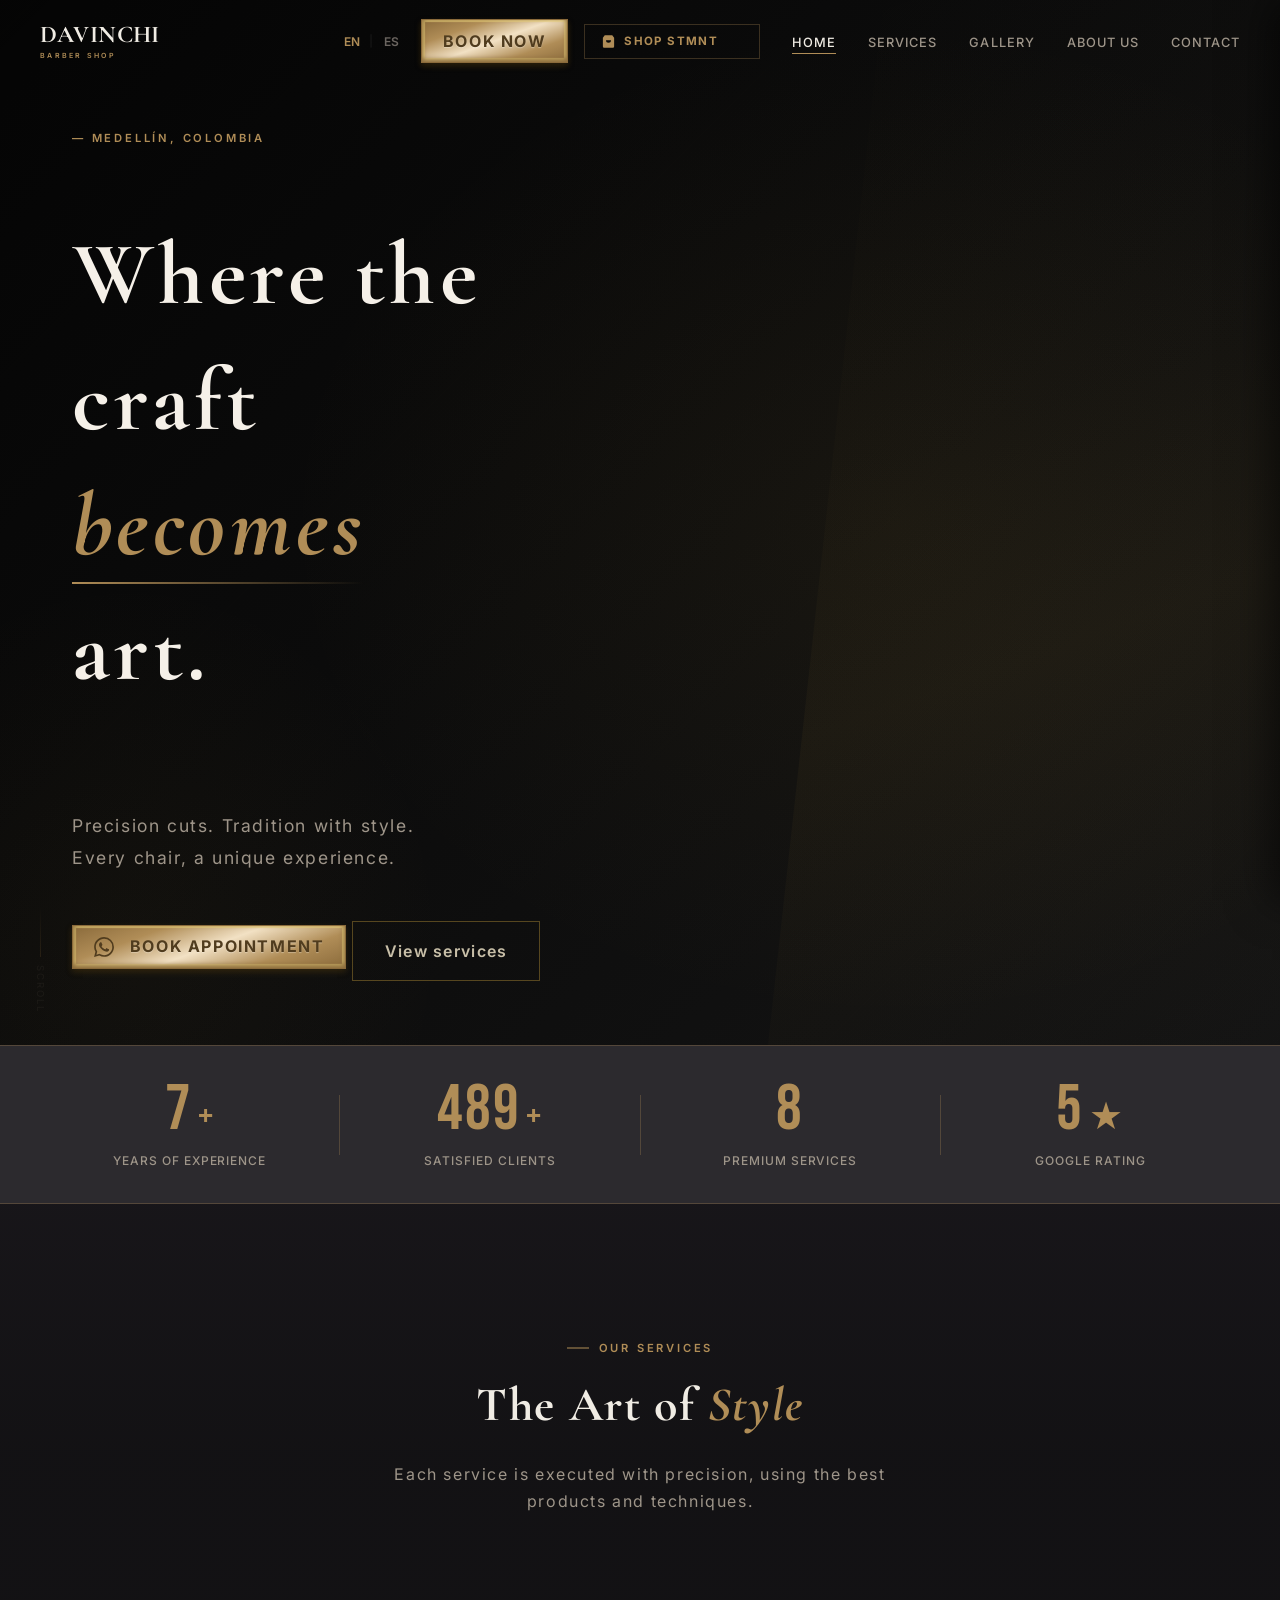
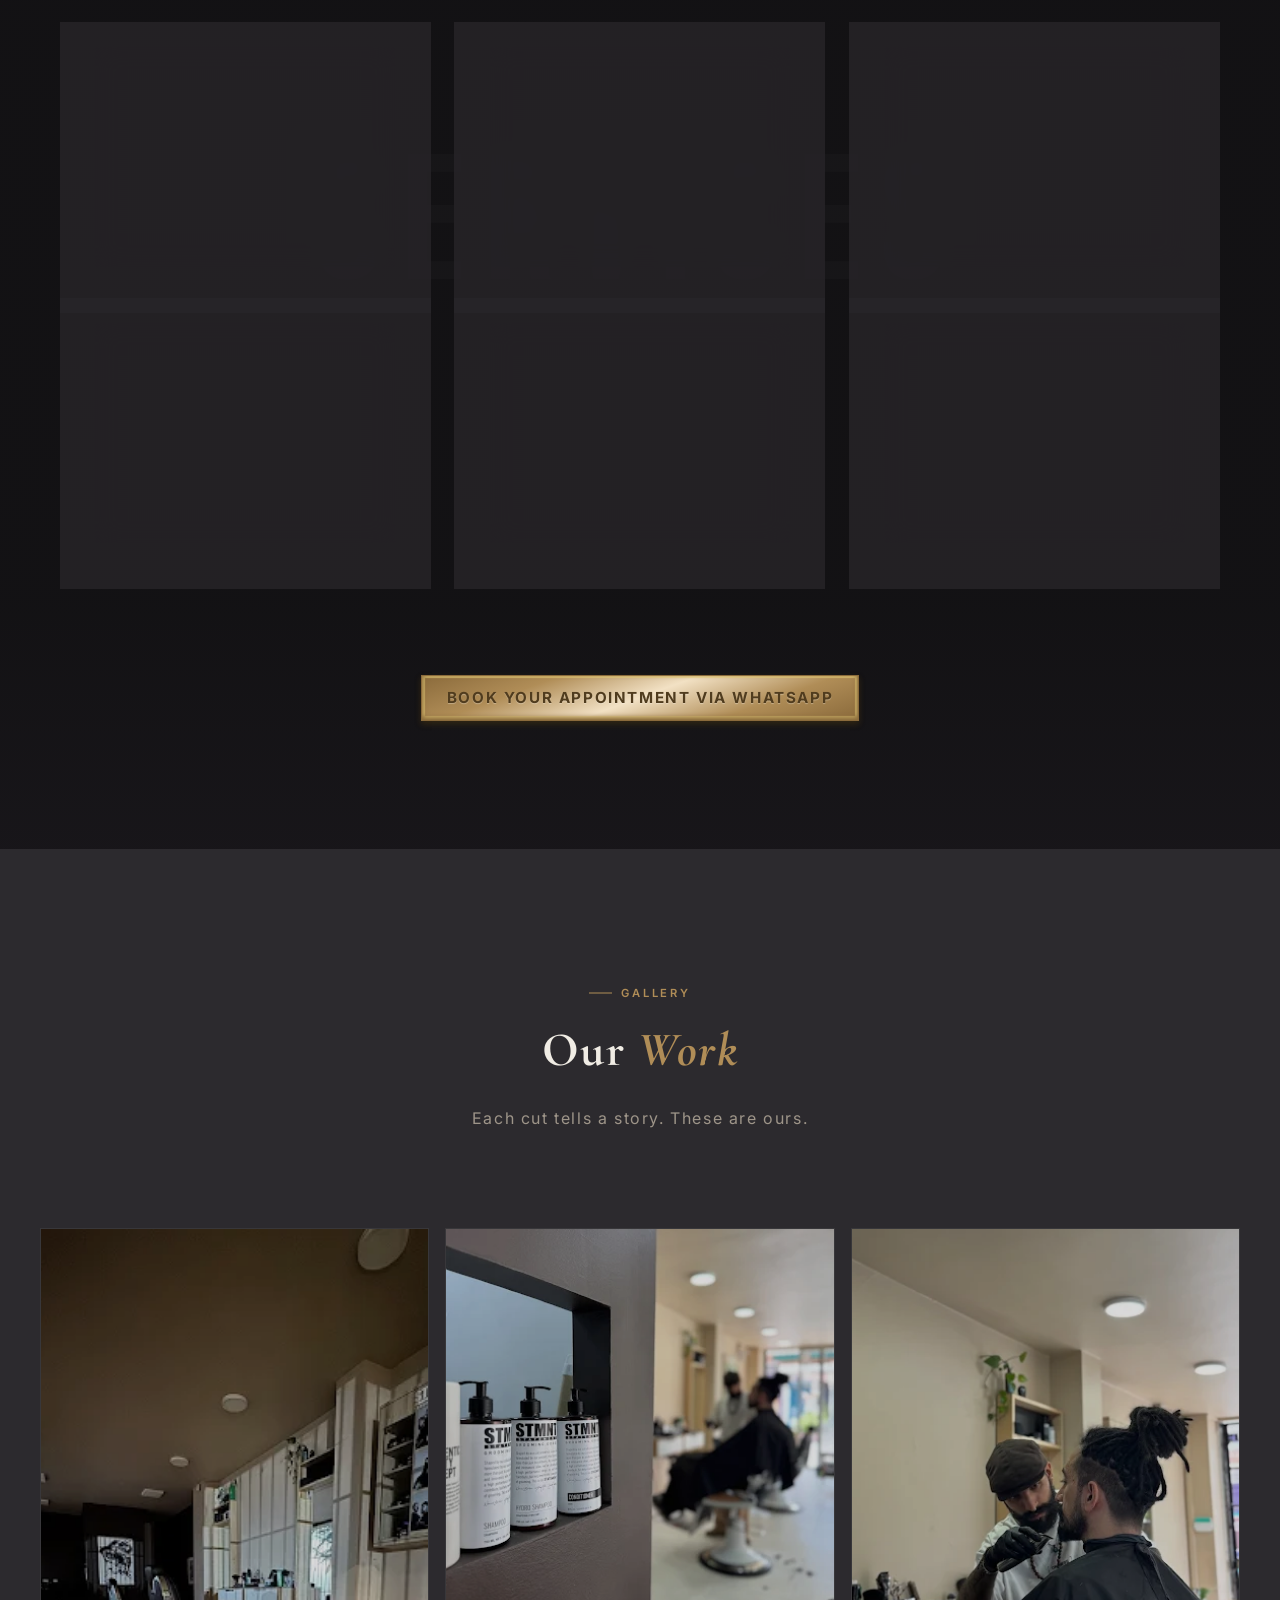
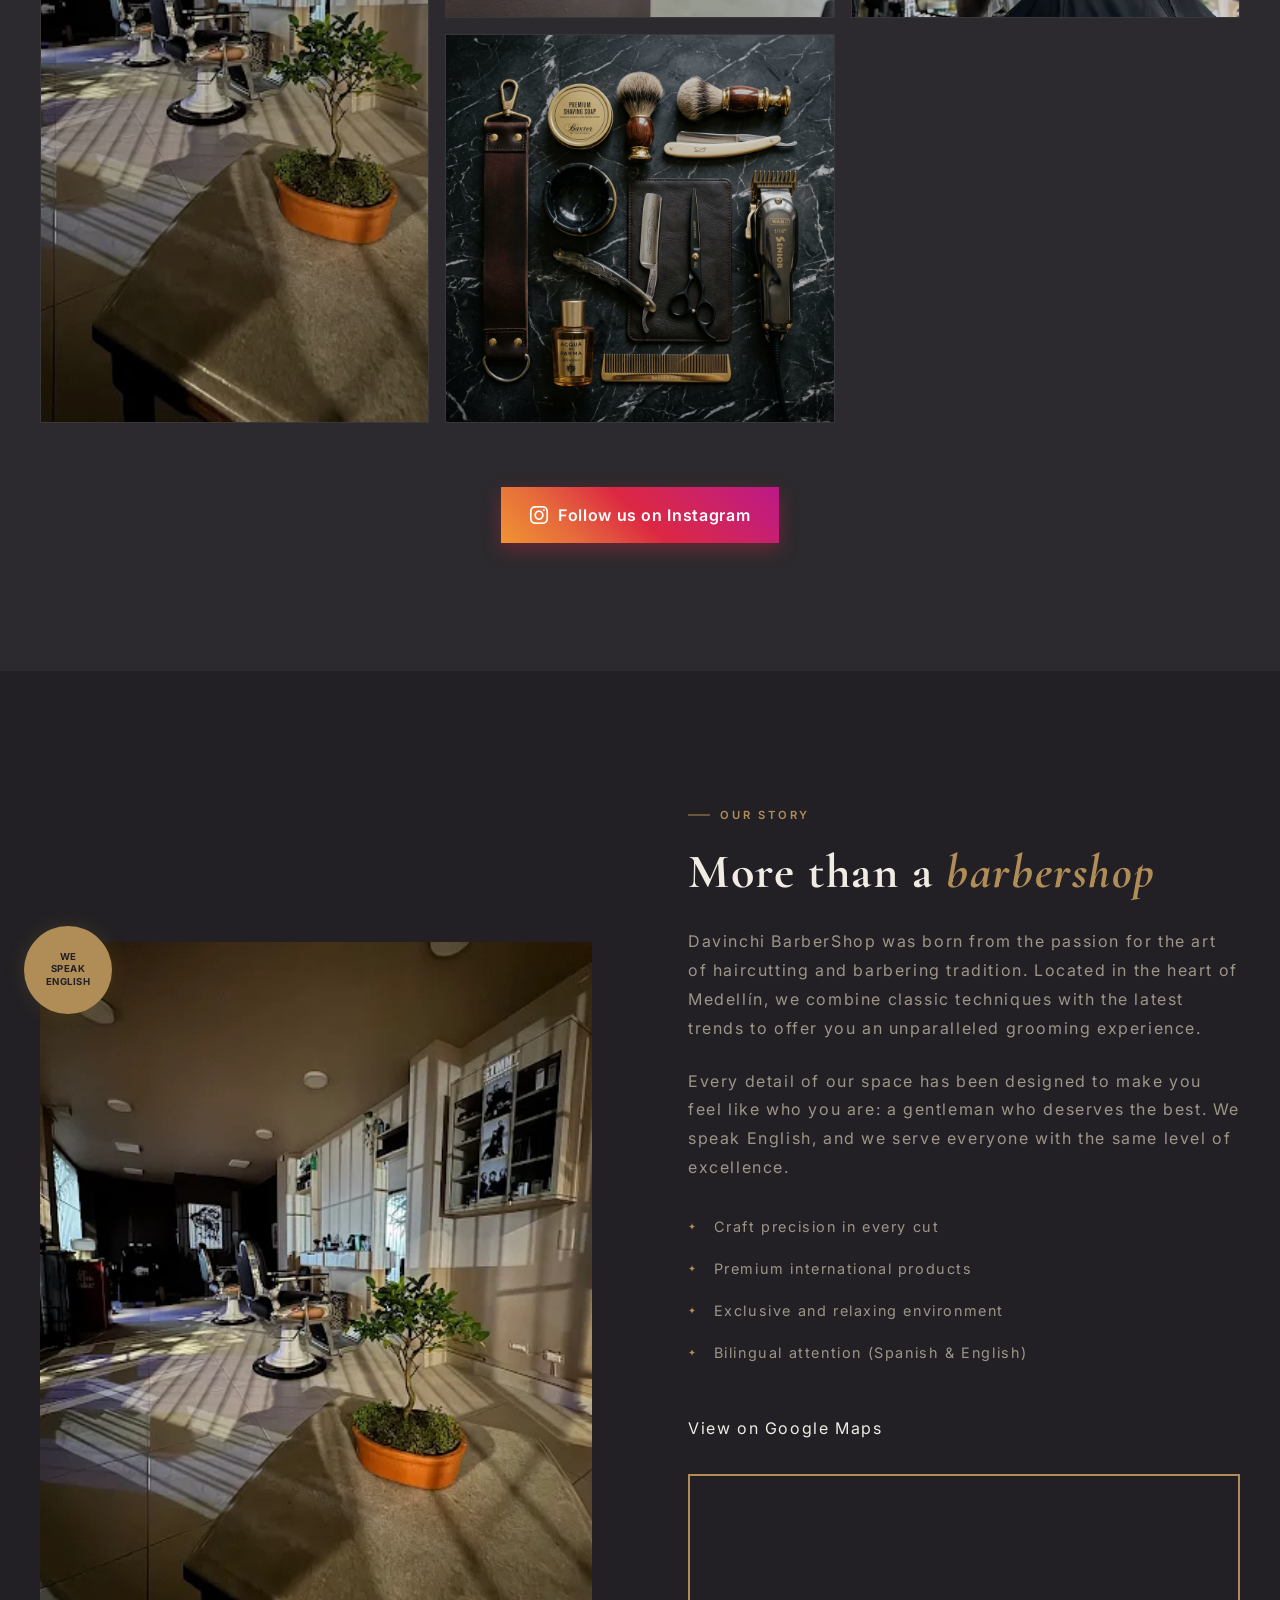
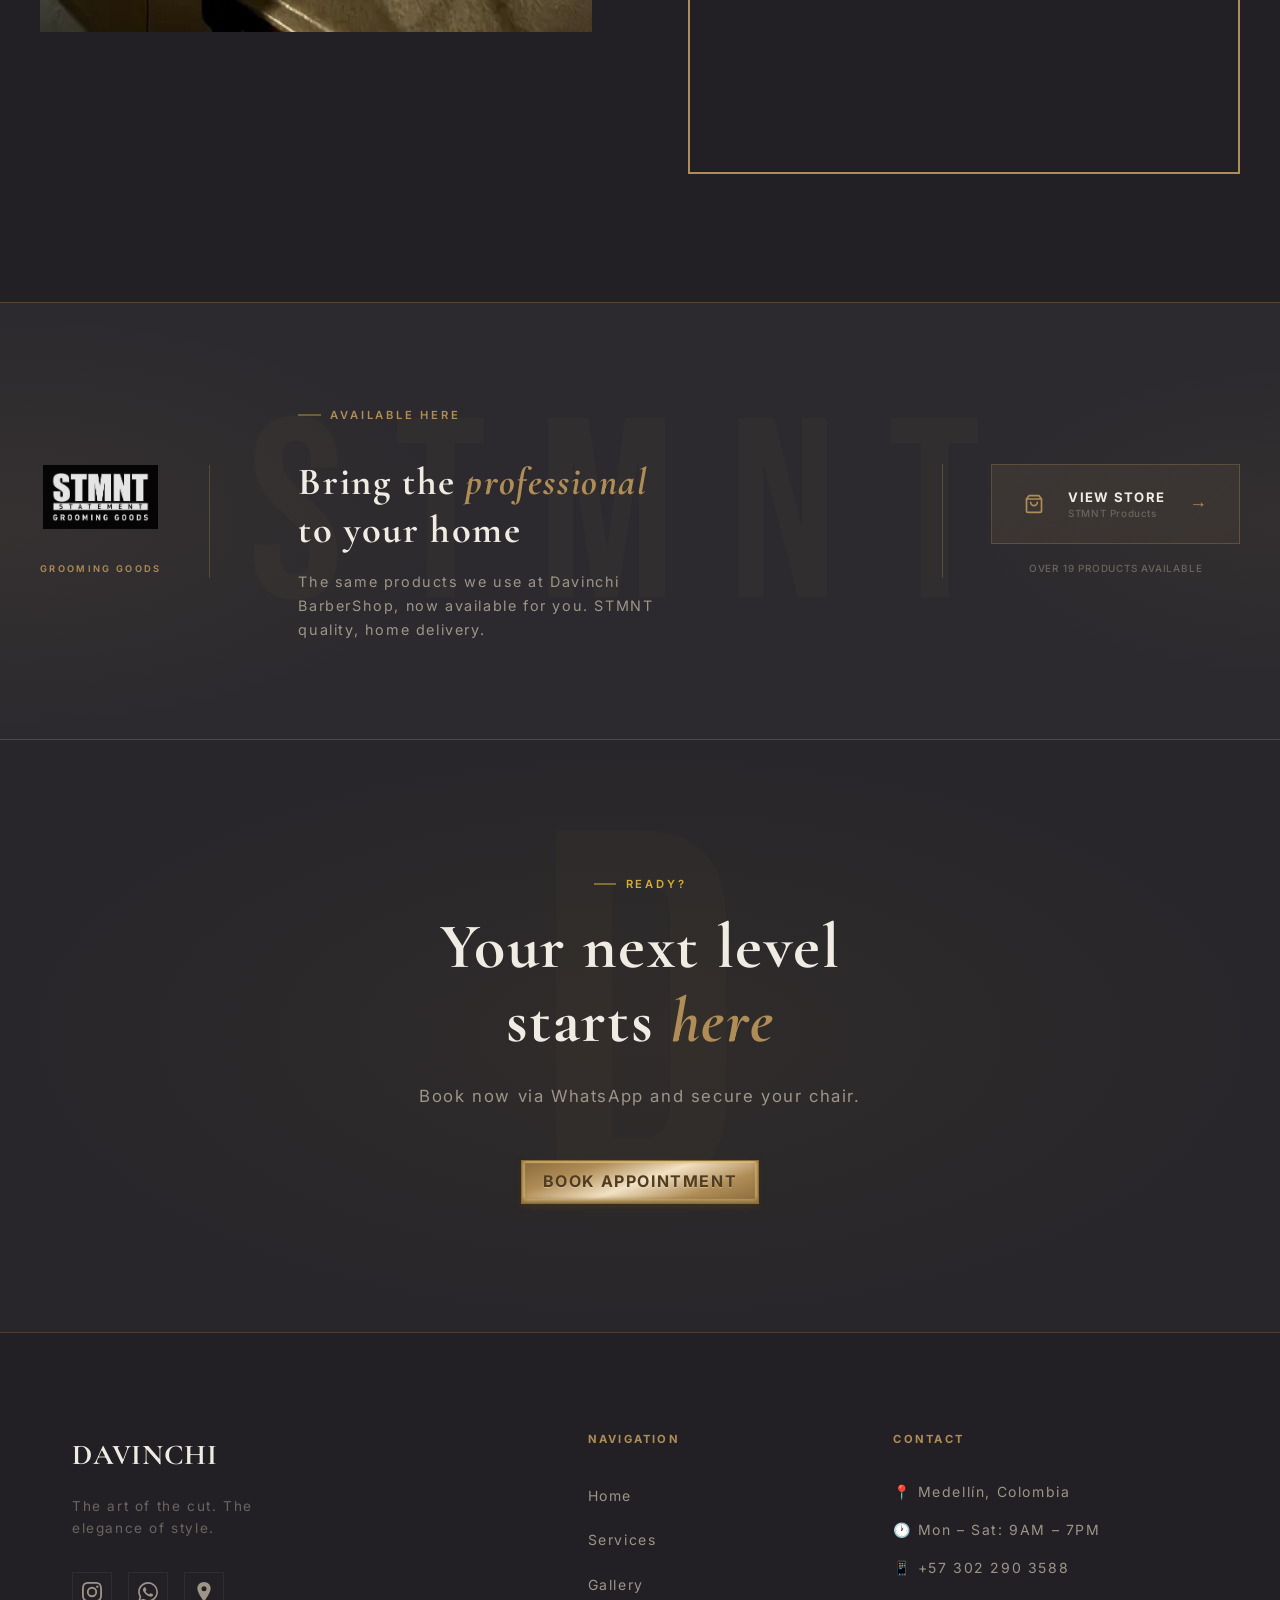
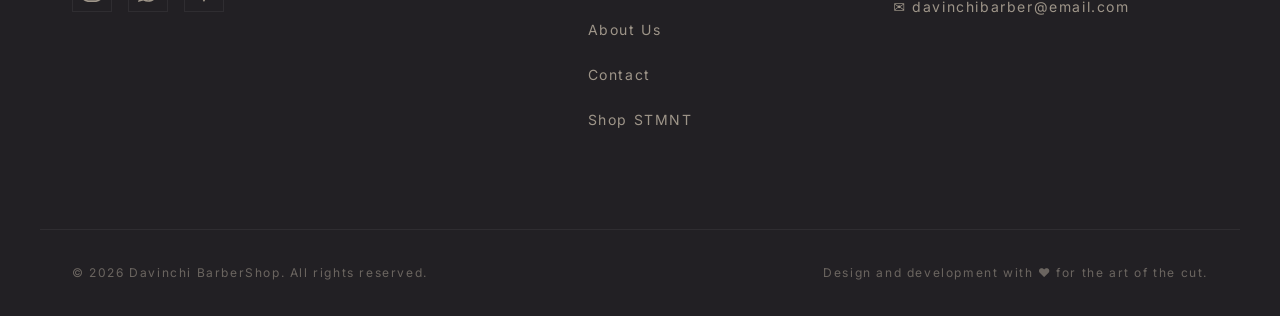
<file: index.html>
<!DOCTYPE html>
<html lang="es">

<!-- BY: Jose C Sierra -->

<head>
  <meta charset="UTF-8" />
  <meta name="viewport" content="width=device-width, initial-scale=1.0" />
  <meta name="description"
    content="Davinchi BarberShop — Barbería élite en Medellín. Cortes de cabello, diseño de barba y estilo clásico con toque contemporáneo. ¡Reserva tu cita por WhatsApp! We speak English." />
  <meta name="keywords"
    content="barberia medellin, barber shop medellin, barberia el poblado, best barber shop medellin, corte de cabello medellin, davinchi barber shop, barberia bilingue medellin, fade cut medellin, barberia laureles, arreglar barba medellin" />

  <!-- Open Graph  -->
  <meta property="og:type" content="website" />
  <meta property="og:url" content="https://davinchibarbershop.com/" />
  <meta property="og:title" content="Davinchi BarberShop" />
  <meta property="og:description"
    content="Estilo clásico con un toque contemporáneo en Medellín. Cortes de cabello élite y diseño de barba. Reserva tu cita." />
  <meta property="og:image" content="https://davinchibarbershop.com/assets/images/interior.png" />


  <meta property="twitter:card" content="summary_large_image" />
  <meta property="twitter:url" content="https://davinchibarbershop.com/" />
  <meta property="twitter:title" content="Davinchi BarberShop" />
  <meta property="twitter:description"
    content="Estilo clásico con un toque contemporáneo en Medellín. Cortes de cabello élite y diseño de barba. Reserva tu cita." />
  <meta property="twitter:image" content="https://davinchibarbershop.com/assets/images/interior.png" />

  <!-- Local Business  -->
  <script type="application/ld+json">
  {
    "@context": "https://schema.org",
    "@type": "BarberShop",
    "name": "Davinchi Barber Shop",
    "image": "https://davinchibarbershop.com/assets/images/interior.png",
    "@id": "https://davinchibarbershop.com/#barbershop",
    "url": "https://davinchibarbershop.com/",
    "telephone": "+573022903588",
    "priceRange": "$$",
    "address": {
      "@type": "PostalAddress",
      "streetAddress": "El Poblado",
      "addressLocality": "Medellín",
      "addressRegion": "Antioquia",
      "postalCode": "050021",
      "addressCountry": "CO"
    },
    "geo": {
      "@type": "GeoCoordinates",
      "latitude": 6.2107888,
      "longitude": -75.5729951
    },
    "openingHoursSpecification": {
      "@type": "OpeningHoursSpecification",
      "dayOfWeek": [
        "Monday",
        "Tuesday",
        "Wednesday",
        "Thursday",
        "Friday",
        "Saturday"
      ],
      "opens": "09:00",
      "closes": "20:00"
    },
    "sameAs": [
      "https://www.instagram.com/davinchi_barber_shop"
    ]
  }
  </script>

  <link rel="icon" type="image/svg+xml" href="assets/favicon.svg?v=2" />
  <title>Davinchi BarberShop</title>

  <!-- Fonts -->
  <link rel="preconnect" href="https://fonts.googleapis.com" />
  <link rel="preconnect" href="https://fonts.gstatic.com" crossorigin />
  <link
    href="https://fonts.googleapis.com/css2?family=Cormorant+Garamond:ital,wght@0,400;0,600;0,700;1,400&family=Inter:wght@300;400;500;600&family=Bebas+Neue&display=swap"
    rel="stylesheet" />

  <!-- Font Awesome -->
  <link rel="stylesheet" href="https://cdnjs.cloudflare.com/ajax/libs/font-awesome/6.5.1/css/all.min.css" />

  <!-- CSS -->
  <link rel="stylesheet" href="css/main.css" />
  <link rel="stylesheet" href="css/components/navbar.css?v=2" />
  <link rel="stylesheet" href="css/components/hero.css" />
  <link rel="stylesheet" href="css/components/services.css?v=3" />
  <link rel="stylesheet" href="css/components/gallery.css" />
  <link rel="stylesheet" href="css/components/buttons.css" />
  <link rel="stylesheet" href="css/components/footer.css" />
  <link rel="stylesheet" href="css/components/store.css" />


  <script src="js/i18n.js"></script>

  <!-- Google tag (gtag.js) -->
  <script async src="https://www.googletagmanager.com/gtag/js?id=G-90Y0P0ZW6Q"></script>
  <script>
    window.dataLayer = window.dataLayer || [];
    function gtag() { dataLayer.push(arguments); }
    gtag('js', new Date());

    gtag('config', 'G-90Y0P0ZW6Q');
  </script>
</head>

<body>

  <!--  NAVBAR  -->
  <header class="navbar" id="navbar">
    <div class="navbar__container">
      <a href="#hero" class="navbar__logo" id="nav-logo">
        <span class="navbar__logo-main"><span class="navbar__logo-d">D</span>A<span class="logo-v">V</span>INCHI</span>
        <span class="navbar__logo-sub">BARBER SHOP</span>
      </a>

      <!-- Header Actions  -->
      <div class="navbar__actions">

        <div class="lang-selector">
          <button class="lang-btn lang-btn--active" data-lang="en" aria-label="Switch to English">EN</button>
          <span class="lang-separator">|</span>
          <button class="lang-btn" data-lang="es" aria-label="Cambiar a Español">ES</button>
        </div>

        <!-- Book Now -->
        <a href="https://wa.me/573022903588?text=Hola%20Davinchi%20BarberShop%2C%20estoy%20interesado%20en%20una%20cita"
          class="golden-button navbar__cta" id="nav-whatsapp-btn" target="_blank" rel="noopener noreferrer"
          data-i18n="nav-book">
          Book Now
        </a>

        <!-- Shop STMNT button -->
        <button class="navbar__shop-btn js-open-store" id="open-store-btn" aria-label="Open STMNT store"
          data-i18n-aria="nav-shop-aria" aria-haspopup="dialog">
          <svg width="15" height="15" viewBox="0 0 24 24" fill="currentColor" aria-hidden="true">
            <path d="M6 2 3 6v14a2 2 0 002 2h14a2 2 0 002-2V6l-3-4zm0 0h12M16 10a4 4 0 01-8 0" />
            <path d="M3 6h18" />
          </svg>
          <span data-i18n="nav-shop">Shop STMNT</span>
          <span class="navbar__shop-badge" id="nav-shop-badge">0</span>
        </button>
      </div>

      <button class="navbar__toggle" id="navToggle" aria-label="Open menu" aria-expanded="false">
        <span class="navbar__toggle-bar"></span>
        <span class="navbar__toggle-bar"></span>
        <span class="navbar__toggle-bar"></span>
      </button>

      <nav class="navbar__nav" id="navMenu" role="navigation" aria-label="Main navigation">
        <ul class="navbar__list">
          <li><a href="#hero" class="navbar__link" id="nav-link-home" data-i18n="nav-home">Home</a></li>
          <li><a href="#services" class="navbar__link" id="nav-link-services" data-i18n="nav-services">Services</a></li>
          <li><a href="#gallery" class="navbar__link" id="nav-link-gallery" data-i18n="nav-gallery">Gallery</a></li>
          <li><a href="#about" class="navbar__link" id="nav-link-about" data-i18n="nav-about">About Us</a></li>
          <li><a href="#contact" class="navbar__link" id="nav-link-contact" data-i18n="nav-contact">Contact</a></li>
          <li class="navbar__item-mobile-shop">
            <button class="navbar__link navbar__link--shop js-open-store" id="nav-link-shop-mobile"
              data-i18n="nav-shop">
              Shop STMNT
            </button>
          </li>
        </ul>
      </nav>

    </div>
  </header>

  <main>

    <!--  HERO SECTION  -->
    <section class="hero" id="hero">
      <div class="hero__bg-overlay"></div>
      <div class="hero__particles" id="heroParticles" aria-hidden="true"></div>

      <div class="hero__content">
        <p class="hero__tagline" id="hero-tagline" data-i18n="hero-tagline">— Medellín, Colombia</p>
        <h1 class="hero__title" id="hero-title" data-i18n="hero-title">
          Where the craft<br />
          <em>becomes</em><br />
          art.
        </h1>
        <p class="hero__subtitle" id="hero-subtitle" data-i18n="hero-subtitle">
          Precision cuts. Tradition with style.<br />
          Every chair, a unique experience.
        </p>

        <!--  BOOK APPOINTMENT BUTTON  -->
        <a href="https://wa.me/573022903588?text=Hello%20Davinchi%20BarberShop%2C%20I%20would%20like%20to%20book%20an%20appointment."
          class="golden-button" id="hero-whatsapp-btn" target="_blank" rel="noopener noreferrer">
          <svg width="20" height="20" viewBox="0 0 24 24" fill="currentColor" style="margin-right: 8px;">
            <path
              d="M17.472 14.382c-.297-.149-1.758-.867-2.03-.967-.273-.099-.471-.148-.67.15-.197.297-.767.966-.94 1.164-.173.199-.347.223-.644.075-.297-.15-1.255-.463-2.39-1.475-.883-.788-1.48-1.761-1.653-2.059-.173-.297-.018-.458.13-.606.134-.133.298-.347.446-.52.149-.174.198-.298.298-.497.099-.198.05-.371-.025-.52-.075-.149-.669-1.612-.916-2.207-.242-.579-.487-.5-.669-.51-.173-.008-.371-.01-.57-.01-.198 0-.52.074-.792.372-.272.297-1.04 1.016-1.04 2.479 0 1.462 1.065 2.875 1.213 3.074.149.198 2.096 3.2 5.077 4.487.709.306 1.262.489 1.694.625.712.227 1.36.195 1.871.118.571-.085 1.758-.719 2.006-1.413.248-.694.248-1.289.173-1.413-.074-.124-.272-.198-.57-.347m-5.421 7.403h-.004a9.87 9.87 0 01-5.031-1.378l-.361-.214-3.741.982.998-3.648-.235-.374a9.86 9.86 0 01-1.51-5.26c.001-5.45 4.436-9.884 9.888-9.884 2.64 0 5.122 1.03 6.988 2.898a9.825 9.825 0 012.893 6.994c-.003 5.45-4.437 9.884-9.885 9.884m8.413-18.297A11.815 11.815 0 0012.05 0C5.495 0 .16 5.335.157 11.892c0 2.096.547 4.142 1.588 5.945L.057 24l6.305-1.654a11.882 11.882 0 005.683 1.448h.005c6.554 0 11.89-5.335 11.893-11.893a11.821 11.821 0 00-3.48-8.413Z" />
          </svg>
          <span data-i18n="hero-book-btn">Book Appointment</span>
        </a>

        <a href="#services" class="btn btn--outline" id="hero-services-btn" data-i18n="hero-services-btn">
          View services
        </a>
      </div>

      <div class="hero__scroll-indicator" aria-hidden="true">
        <span class="hero__scroll-line"></span>
        <span class="hero__scroll-text" data-i18n="scroll-text">Scroll</span>
      </div>
      </div>

      <!-- Decorative diagonal line -->
      <div class="hero__decorator" aria-hidden="true"></div>
    </section>

    <!--  STATS / TRUST BAR  -->
    <section class="stats" id="stats" aria-label="Barbershop statistics">
      <div class="stats__container">
        <div class="stats__item" id="stat-years">
          <span class="stats__number" data-target="7">0</span>
          <span class="stats__plus">+</span>
          <p class="stats__label" data-i18n="stat-years-label">Years of experience</p>
        </div>
        <div class="stats__divider" aria-hidden="true"></div>
        <div class="stats__item" id="stat-clients">
          <span class="stats__number" data-target="500">0</span>
          <span class="stats__plus">+</span>
          <p class="stats__label" data-i18n="stat-clients-label">Satisfied clients</p>
        </div>
        <div class="stats__divider" aria-hidden="true"></div>
        <div class="stats__item" id="stat-services">
          <span class="stats__number" data-target="8">0</span>
          <span class="stats__plus"></span>
          <p class="stats__label" data-i18n="stat-services-label">Premium services</p>
        </div>
        <div class="stats__divider" aria-hidden="true"></div>
        <div class="stats__item" id="stat-rating">
          <span class="stats__number" data-target="5">0</span>
          <span class="stats__plus">★</span>
          <p class="stats__label" data-i18n="stat-rating-label">Google Rating</p>
        </div>
      </div>
    </section>

    <!--  SERVICES SECTION  -->
    <section class="services" id="services">
      <!-- Background Video -->
      <div class="services__video-bg" aria-hidden="true">
        <video class="services__video" autoplay loop muted playsinline webkit-playsinline preload="auto">
          <source src="assets/videos/Video.mp4" type="video/mp4" />
          <source src="Video.mp4" type="video/mp4" />
        </video>
        <div class="services__video-overlay"></div>
      </div>

      <div class="services__container">
        <div class="services__header">
          <span class="section-label" data-i18n="services-label">Our Services</span>
          <h2 class="section-title" data-i18n="services-title">The Art of <em>Style</em></h2>
          <p class="section-subtitle" data-i18n="services-subtitle">Each service is executed with precision, using the
            best products and techniques.</p>
        </div>

        <div class="cards" id="services-grid">

          <a href="#" class="card" id="service-fade">
            <div class="go-corner">
              <div class="go-arrow">→</div>
            </div>
            <h3 class="card-title" data-i18n="service-fade-title">Fade Cut</h3>
            <p class="small-desc" data-i18n="service-fade-desc">Precise high-to-low fades with a clean, professional
              finish.</p>
          </a>


          <a href="#" class="card" id="service-classic">
            <div class="go-corner">
              <div class="go-arrow">→</div>
            </div>
            <h3 class="card-title" data-i18n="service-classic-title">Classic Cut</h3>
            <p class="small-desc" data-i18n="service-classic-desc">Scissors and machine in perfect harmony. The classic
              style reinvented for the modern man.</p>
          </a>


          <a href="#" class="card" id="service-beard">
            <div class="go-corner">
              <div class="go-arrow">→</div>
            </div>
            <h3 class="card-title" data-i18n="service-beard-title">Beard Trim</h3>
            <p class="small-desc" data-i18n="service-beard-desc">Beard shaping and definition with hot razor and premium
              products.</p>
          </a>


          <a href="#" class="card" id="service-shave">
            <div class="go-corner">
              <div class="go-arrow">→</div>
            </div>
            <h3 class="card-title" data-i18n="service-shave-title">Razor Shave</h3>
            <p class="small-desc" data-i18n="service-shave-desc">Complete experience with hot towel, artisan cream, and
              straight razor.</p>
          </a>


          <a href="#" class="card" id="service-combo">
            <div class="go-corner">
              <div class="go-arrow">→</div>
            </div>
            <h3 class="card-title" data-i18n="service-combo-title">Full Combo</h3>
            <p class="small-desc" data-i18n="service-combo-desc">Haircut + beard + wash + treatment. The ultimate
              Davinchi experience.</p>
          </a>


          <a href="#" class="card" id="service-kids">
            <div class="go-corner">
              <div class="go-arrow">→</div>
            </div>
            <h3 class="card-title" data-i18n="service-kids-title">Kids Cut</h3>
            <p class="small-desc" data-i18n="service-kids-desc">Patience and technique for the future gentlemen.
              Friendly environment.</p>
          </a>


        </div>

        <div class="services__cta">
          <a href="https://wa.me/573022903588?text=Hello%20Davinchi%20BarberShop%2C%20I%20would%20like%20to%20book%20an%20appointment."
            class="golden-button" id="services-whatsapp-btn" target="_blank" rel="noopener noreferrer"
            data-i18n="services-whatsapp-btn">
            Book your appointment via WhatsApp
          </a>
        </div>
      </div>
    </section>

    <!--  GALLERY SECTION  -->
    <section class="gallery" id="gallery">
      <div class="gallery__container">
        <div class="gallery__header">
          <span class="section-label" data-i18n="gallery-label">Gallery</span>
          <h2 class="section-title" data-i18n="gallery-title">Our <em>Work</em></h2>
          <p class="section-subtitle" data-i18n="gallery-subtitle">Each cut tells a story. These are ours.</p>
        </div>

        <div class="gallery__grid" id="gallery-grid">

          <figure class="gallery__item gallery__item--large" id="gallery-item-1">
            <img src="assets/images/interior.png" alt="Interior of Davinchi BarberShop" class="gallery__img"
              loading="lazy" />
            <figcaption class="gallery__caption" data-i18n="gallery-caption-1">Our Space</figcaption>
          </figure>

          <figure class="gallery__item" id="gallery-item-2">
            <img src="assets/images/fade-cut.png" alt="Professional fade cut" class="gallery__img" loading="lazy" />
            <figcaption class="gallery__caption" data-i18n="gallery-caption-2">Perfect Fade</figcaption>
          </figure>

          <figure class="gallery__item" id="gallery-item-3">
            <img src="assets/images/beard-shave.png" alt="Straight razor shave" class="gallery__img" loading="lazy" />
            <figcaption class="gallery__caption" data-i18n="gallery-caption-3">Classic Shave</figcaption>
          </figure>

          <figure class="gallery__item" id="gallery-item-4">
            <img src="assets/images/tools.png" alt="Premium barber tools" class="gallery__img" loading="lazy" />
            <figcaption class="gallery__caption" data-i18n="gallery-caption-4">Elite Tools</figcaption>
          </figure>
        </div>

        <div class="gallery__instagram-cta">
          <a href="https://www.instagram.com/davinchi_barber_shop" class="instagram-simple-btn" target="_blank"
            rel="noopener noreferrer">
            <i class="fab fa-instagram"></i>
            <span data-i18n="gallery-instagram-btn">Follow us on Instagram</span>
          </a>
        </div>
      </div>
    </section>

    <!--  ABOUT SECTION  -->
    <section class="about" id="about">
      <div class="about__container">
        <div class="about__image-col">
          <div class="about__image-frame" id="about-image-frame">
            <img src="assets/images/interior.png" alt="Interior of Davinchi BarberShop" class="about__img"
              loading="lazy" />
            <div class="about__image-accent" aria-hidden="true"></div>
          </div>

          <div class="about__badge" aria-hidden="true">
            <span class="about__badge-text">We<br />Speak<br />English</span>
          </div>
        </div>

        <div class="about__content-col">
          <span class="section-label" data-i18n="about-label">Our Story</span>
          <h2 class="section-title" data-i18n="about-title">More than a <em>barbershop</em></h2>
          <p class="about__text" data-i18n="about-desc-1">
            Davinchi BarberShop was born from the passion for the art of haircutting and barbering tradition.
            Located in the heart of Medellín, we combine classic techniques with the latest trends
            to offer you an unparalleled grooming experience.
          </p>
          <p class="about__text" data-i18n="about-desc-2">
            Every detail of our space has been designed to make you feel like who you are:
            a gentleman who deserves the best. We speak English, and we serve everyone with the same level of
            excellence.
          </p>

          <ul class="about__values" id="about-values">
            <li class="about__value-item">
              <span class="about__value-icon" aria-hidden="true">✦</span>
              <span data-i18n="about-value-1">Craft precision in every cut</span>
            </li>
            <li class="about__value-item">
              <span class="about__value-icon" aria-hidden="true">✦</span>
              <span data-i18n="about-value-2">Premium international products</span>
            </li>
            <li class="about__value-item">
              <span class="about__value-icon" aria-hidden="true">✦</span>
              <span data-i18n="about-value-3">Exclusive and relaxing environment</span>
            </li>
            <li class="about__value-item">
              <span class="about__value-icon" aria-hidden="true">✦</span>
              <span data-i18n="about-value-4">Bilingual attention (Spanish &amp; English)</span>
            </li>
          </ul>

          <a href="https://www.google.com/maps/place/Davinchi+Barber+Shop+(We+speak+english)/@6.2107888,-75.5729951,17z/data=!3m1!4b1!4m6!3m5!1s0x8e4429000d6dd9fb:0x5a2ab31943d397f4!8m2!3d6.2107888!4d-75.5729951!16s%2Fg%2F11vpr_tptt?entry=ttu&g_ep=EgoyMDI2MDYyOS4wIKXMDSoASAFQAw%3D%3D"
            class="btn btn--gold" id="maps-btn" target="_blank" rel="noopener noreferrer" data-i18n="about-maps-btn">
            View on Google Maps
          </a>

          <!-- Mapa interactivo -->
          <div
            style="margin-top: 2rem; border-radius: 0; overflow: hidden; height: 300px; border: 2px solid var(--color-gold);">
            <iframe
              src="https://www.google.com/maps/embed?pb=!1m18!1m12!1m3!1d3966.4005208316885!2d-75.5729951!3d6.2107887999999996!2m3!1f0!2f0!3f0!3m2!1i1024!2i768!4f13.1!3m3!1m2!1s0x8e4429000d6dd9fb%3A0x5a2ab31943d397f4!2sDavinchi%20Barber%20Shop%20(We%20speak%20english)!5e0!3m2!1sen!2sco!4v1783355728281!5m2!1sen!2sco"
              width="100%" height="100%" style="border:0;" allowfullscreen="" loading="lazy"
              referrerpolicy="strict-origin-when-cross-origin">
            </iframe>
          </div>
        </div>
      </div>
    </section>

    <!-- ═══════════════════════════════════════════════
         STMNT PROMO BANNER
    ═══════════════════════════════════════════════ -->
    <section class="stmnt-banner" id="stmnt-banner" aria-label="STMNT products available in store"
      data-i18n-aria="stmnt-banner-aria">
      <div class="stmnt-banner__bg" aria-hidden="true"></div>
      <div class="stmnt-banner__container">

        <!-- Logo + texto izquierdo -->
        <div class="stmnt-banner__brand" data-animate>
          <img class="stmnt-banner__logo" src="https://stmntgrooming.com/cdn/shop/files/STMNT-logo.png"
            alt="STMNT Grooming Goods" onerror="this.src='assets/images/STMNT logo.jpg'; this.style.filter='none';" />
          <div class="stmnt-banner__line" aria-hidden="true"></div>
          <p class="stmnt-banner__tagline">Grooming Goods</p>
        </div>

        <!-- Texto central -->
        <div class="stmnt-banner__copy" data-animate data-animate-delay="200">
          <span class="section-label" data-i18n="stmnt-banner-badge">Available Here</span>
          <h2 class="stmnt-banner__title" data-i18n="stmnt-banner-title">
            Bring the <em>professional</em><br />to your home
          </h2>
          <p class="stmnt-banner__desc" data-i18n="stmnt-banner-desc">
            The same products we use at Davinchi BarberShop, now available for you. STMNT quality, home delivery.
          </p>
        </div>

        <!-- CTA derecho -->
        <div class="stmnt-banner__cta" data-animate data-animate-delay="400">
          <button class="stmnt-banner__btn js-open-store" id="stmnt-banner-btn" aria-label="Open STMNT store"
            data-i18n-aria="stmnt-banner-btn-aria" aria-haspopup="dialog">
            <span class="stmnt-banner__btn-icon" aria-hidden="true">
              <svg width="20" height="20" viewBox="0 0 24 24" fill="none" stroke="currentColor" stroke-width="2"
                stroke-linecap="round" stroke-linejoin="round">
                <path d="M6 2 3 6v14a2 2 0 002 2h14a2 2 0 002-2V6l-3-4z" />
                <line x1="3" y1="6" x2="21" y2="6" />
                <path d="M16 10a4 4 0 01-8 0" />
              </svg>
            </span>
            <span class="stmnt-banner__btn-text">
              <strong data-i18n="stmnt-banner-btn-title">View Store</strong>
              <small data-i18n="stmnt-banner-btn-sub">STMNT Products</small>
            </span>
            <span class="stmnt-banner__btn-arrow" aria-hidden="true">→</span>
          </button>
          <p class="stmnt-banner__note" data-i18n="stmnt-banner-note">
            Over 19 products available
          </p>
        </div>

      </div>
    </section>

    <!--  CTA SECTION  -->
    <section class="cta-section" id="contact">
      <div class="cta-section__overlay" aria-hidden="true"></div>
      <div class="cta-section__content">
        <span class="section-label section-label--light" data-i18n="cta-label">Ready?</span>
        <h2 class="cta-section__title" data-i18n="cta-title">Your next level<br />starts <em>here</em></h2>
        <p class="cta-section__subtitle" data-i18n="cta-subtitle">Book now via WhatsApp and secure your chair.</p>

        <!-- ★ BOOK APPOINTMENT BUTTON -->
        <a href="https://wa.me/573022903588?text=Hello%20Davinchi%20BarberShop%2C%20I%20would%20like%20to%20book%20an%20appointment."
          class="golden-button" id="cta-whatsapp-btn" target="_blank" rel="noopener noreferrer">
          <span data-i18n="cta-whatsapp-btn">Book Appointment</span>
        </a>
      </div>
    </section>

  </main>

  <!-- ═══════════════════════════════════════════════
       STORE POPUP MODAL
  ═══════════════════════════════════════════════ -->
  <div class="store-popup" id="store-popup" role="dialog" aria-modal="true" aria-label="STMNT Grooming Goods Store"
    data-i18n-aria="store-popup-aria">
    <div class="store-popup__overlay" id="store-popup-overlay"></div>
    <div class="store-popup__panel">

      <!-- Popup Header -->
      <div class="store-popup__head">
        <div class="store-popup__head-brand">
          <img class="store-popup__logo" src="https://stmntgrooming.com/cdn/shop/files/STMNT-logo.png"
            alt="STMNT Grooming Goods" onerror="this.src='assets/images/STMNT logo.jpg'; this.style.filter='none';" />
          <div class="store-popup__head-text">
            <strong>STMNT Grooming Goods</strong>
            <span data-i18n="store-popup-sub">Available at Davinchi BarberShop</span>
          </div>
        </div>
        <div class="store-popup__head-actions">
          <!-- Cart button inside popup -->
          <button class="store-popup__cart-btn" id="cart-fab" aria-label="View cart" data-i18n-aria="cart-btn-aria">
            <i class="fas fa-shopping-bag" aria-hidden="true"></i>
            <span class="store__cart-fab-badge" id="cart-fab-badge" aria-live="polite">0</span>
          </button>
          <button class="store-popup__close" id="close-store-btn" aria-label="Close store"
            data-i18n-aria="store-close-aria">
            <i class="fas fa-times" aria-hidden="true"></i>
          </button>
        </div>
      </div>

      <!-- Popup Body -->
      <div class="store-popup__body">
        <!-- Category Tabs -->
        <div class="store__tabs" role="tablist" aria-label="Product categories"></div>
        <!-- Products Grid -->
        <div class="store__grid" role="list" aria-label="STMNT products list"></div>
      </div>

    </div>
  </div>

  <!-- ═══════════════════════════════════════════════
       CART FAB BUTTON (outside popup)
  ═══════════════════════════════════════════════ -->
  <button class="store__cart-fab store__cart-fab--outside" id="cart-fab-outside" aria-label="View shopping cart"
    data-i18n-aria="cart-outside-aria">
    🛒
    <span class="store__cart-fab-badge store__cart-fab-badge--outside" id="cart-fab-badge-outside"
      aria-live="polite">0</span>
  </button>

  <!-- ═══════════════════════════════════════════════
       CART SIDEBAR
  ═══════════════════════════════════════════════ -->
  <div class="cart-sidebar__overlay" id="cart-overlay" aria-hidden="true"></div>

  <aside class="cart-sidebar" id="cart-sidebar" role="dialog" aria-modal="true" aria-label="Shopping cart"
    data-i18n-aria="cart-sidebar-aria">
    <div class="cart-sidebar__head">
      <h2 class="cart-sidebar__title">
        <i class="fas fa-shopping-bag" aria-hidden="true"></i>
        <span data-i18n="cart-title">My Cart</span>
      </h2>
      <button class="cart-sidebar__close" id="cart-close" aria-label="Close cart" data-i18n-aria="cart-close-aria">
        <i class="fas fa-times" aria-hidden="true"></i>
      </button>
    </div>

    <div class="cart-sidebar__body" id="cart-body" aria-live="polite">
      <div class="cart-empty">
        <span class="cart-empty__icon">🛒</span>
        <p class="cart-empty__text" data-i18n="cart-empty-text">Your cart is empty</p>
      </div>
    </div>

    <div class="cart-sidebar__foot">
      <div class="cart-sidebar__summary">
        <div class="cart-sidebar__summary-row">
          <span class="cart-sidebar__summary-label" data-i18n="cart-label-products">Products</span>
          <span class="cart-sidebar__summary-val" id="cart-items-count">0 products</span>
        </div>
        <div class="cart-sidebar__divider"></div>
        <div class="cart-sidebar__summary-row cart-sidebar__summary-row--total">
          <span class="cart-sidebar__summary-label" data-i18n="cart-label-total">Estimated total</span>
          <span class="cart-sidebar__summary-val" id="cart-total">$ 0 COP</span>
        </div>
      </div>
      <button class="cart-checkout-btn" id="cart-checkout-btn" aria-label="Proceed to checkout via WhatsApp"
        data-i18n-aria="cart-checkout-aria">
        <i class="fab fa-whatsapp" aria-hidden="true"></i>
        <span data-i18n="cart-btn-checkout">Order via WhatsApp</span>
      </button>
    </div>
  </aside>

  <!-- ═══════════════════════════════════════════════
       CHECKOUT MODAL
  ═══════════════════════════════════════════════ -->
  <div class="checkout-modal" id="checkout-modal" role="dialog" aria-modal="true"
    aria-labelledby="checkout-modal-title">
    <div class="checkout-modal__overlay" id="checkout-overlay"></div>
    <div class="checkout-modal__box">
      <div class="checkout-modal__head">
        <h2 class="checkout-modal__title" id="checkout-modal-title" data-i18n="checkout-title">Shipping Details</h2>
        <button class="checkout-modal__close" id="checkout-close" aria-label="Close" data-i18n-aria="modal-close-aria">
          <i class="fas fa-times" aria-hidden="true"></i>
        </button>
      </div>
      <div class="checkout-modal__body">
        <p class="checkout-modal__note" data-i18n="checkout-note">
          📦 You will be redirected to WhatsApp with your order and details ready. A Davinchi advisor will confirm
          availability, shipping costs, and delivery time.
        </p>
        <form class="checkout-form" id="checkout-form" novalidate>
          <div class="form-grid">
            <div class="form-field">
              <label for="field-name" data-i18n="checkout-name-label">Full name *</label>
              <input type="text" id="field-name" name="name" placeholder="e.g. Carlos Martínez" required
                autocomplete="name" data-i18n-placeholder="checkout-name-ph" />
            </div>
            <div class="form-field">
              <label for="field-doc" data-i18n="checkout-doc-label">ID / Document number *</label>
              <input type="text" id="field-doc" name="doc" placeholder="e.g. 1012345678" required
                data-i18n-placeholder="checkout-doc-ph" />
            </div>
          </div>
          <div class="form-field">
            <label for="field-phone" data-i18n="checkout-phone-label">WhatsApp number *</label>
            <input type="tel" id="field-phone" name="phone" placeholder="e.g. 3001234567" required autocomplete="tel"
              data-i18n-placeholder="checkout-phone-ph" />
          </div>
          <div class="form-field">
            <label for="field-address" data-i18n="checkout-address-label">Delivery address *</label>
            <input type="text" id="field-address" name="address" placeholder="Street, neighborhood, city" required
              autocomplete="street-address" data-i18n-placeholder="checkout-address-ph" />
          </div>
          <button type="submit" class="checkout-submit-btn" id="checkout-submit">
            <i class="fab fa-whatsapp" aria-hidden="true"></i>
            <span data-i18n="checkout-submit-btn">Confirm order via WhatsApp</span>
          </button>
        </form>
      </div>
    </div>
  </div>

  <!-- 
       FOOTER
   -->
  <footer class="footer" id="footer" role="contentinfo">
    <div class="footer__container">
      <div class="footer__brand">
        <span class="footer__logo"><span class="navbar__logo-d">D</span>A<span class="logo-v">V</span>INCHI</span>
        <p class="footer__tagline" data-i18n="footer-tagline">The art of the cut. The elegance of style.</p>
        <div class="footer__social" role="list" aria-label="Social media">
          <a href="https://www.instagram.com/davinchi_barber_shop" class="footer__social-link" id="footer-instagram"
            target="_blank" rel="noopener noreferrer" role="listitem" aria-label="Instagram of Davinchi BarberShop">
            <svg width="20" height="20" viewBox="0 0 24 24" fill="currentColor" aria-hidden="true">
              <path
                d="M12 2.163c3.204 0 3.584.012 4.85.07 3.252.148 4.771 1.691 4.919 4.919.058 1.265.069 1.645.069 4.849 0 3.205-.012 3.584-.069 4.849-.149 3.225-1.664 4.771-4.919 4.919-1.266.058-1.644.07-4.85.07-3.204 0-3.584-.012-4.849-.07-3.26-.149-4.771-1.699-4.919-4.92-.058-1.265-.07-1.644-.07-4.849 0-3.204.013-3.583.07-4.849.149-3.227 1.664-4.771 4.919-4.919 1.266-.057 1.645-.069 4.849-.069zM12 0C8.741 0 8.333.014 7.053.072 2.695.272.273 2.69.073 7.052.014 8.333 0 8.741 0 12c0 3.259.014 3.668.072 4.948.2 4.358 2.618 6.78 6.98 6.98C8.333 23.986 8.741 24 12 24c3.259 0 3.668-.014 4.948-.072 4.354-.2 6.782-2.618 6.979-6.98.059-1.28.073-1.689.073-4.948 0-3.259-.014-3.667-.072-4.947-.196-4.354-2.617-6.78-6.979-6.98C15.668.014 15.259 0 12 0zm0 5.838a6.162 6.162 0 100 12.324 6.162 6.162 0 000-12.324zM12 16a4 4 0 110-8 4 4 0 010 8zm6.406-11.845a1.44 1.44 0 100 2.881 1.44 1.44 0 000-2.881z" />
            </svg>
          </a>
          <a href="https://wa.me/573022903588" class="footer__social-link" id="footer-whatsapp" target="_blank"
            rel="noopener noreferrer" role="listitem" aria-label="WhatsApp of Davinchi BarberShop">
            <svg width="20" height="20" viewBox="0 0 24 24" fill="currentColor" aria-hidden="true">
              <path
                d="M17.472 14.382c-.297-.149-1.758-.867-2.03-.967-.273-.099-.471-.148-.67.15-.197.297-.767.966-.94 1.164-.173.199-.347.223-.644.075-.297-.15-1.255-.463-2.39-1.475-.883-.788-1.48-1.761-1.653-2.059-.173-.297-.018-.458.13-.606.134-.133.298-.347.446-.52.149-.174.198-.298.298-.497.099-.198.05-.371-.025-.52-.075-.149-.669-1.612-.916-2.207-.242-.579-.487-.5-.669-.51-.173-.008-.371-.01-.57-.01-.198 0-.52.074-.792.372-.272.297-1.04 1.016-1.04 2.479 0 1.462 1.065 2.875 1.213 3.074.149.198 2.096 3.2 5.077 4.487.709.306 1.262.489 1.694.625.712.227 1.36.195 1.871.118.571-.085 1.758-.719 2.006-1.413.248-.694.248-1.289.173-1.413-.074-.124-.272-.198-.57-.347m-5.421 7.403h-.004a9.87 9.87 0 01-5.031-1.378l-.361-.214-3.741.982.998-3.648-.235-.374a9.86 9.86 0 01-1.51-5.26c.001-5.45 4.436-9.884 9.888-9.884 2.64 0 5.122 1.03 6.988 2.898a9.825 9.825 0 012.893 6.994c-.003 5.45-4.437 9.884-9.885 9.884m8.413-18.297A11.815 11.815 0 0012.05 0C5.495 0 .16 5.335.157 11.892c0 2.096.547 4.142 1.588 5.945L.057 24l6.305-1.654a11.882 11.882 0 005.683 1.448h.005c6.554 0 11.89-5.335 11.893-11.893a11.821 11.821 0 00-3.48-8.413Z" />
            </svg>
          </a>
          <a href="https://www.google.com/maps/place/Davinchi+Barber+Shop+(We+speak+english)/@6.2107888,-75.5729951,17z"
            class="footer__social-link" id="footer-maps" target="_blank" rel="noopener noreferrer" role="listitem"
            aria-label="Davinchi BarberShop on Google Maps">
            <svg width="20" height="20" viewBox="0 0 24 24" fill="currentColor" aria-hidden="true">
              <path
                d="M12 0C7.802 0 4 3.403 4 7.602 4 11.8 7.469 16.812 12 24c4.531-7.188 8-12.2 8-16.398C20 3.403 16.199 0 12 0zm0 11a3 3 0 110-6 3 3 0 010 6z" />
            </svg>
          </a>
        </div>
      </div>

      <div class="footer__links">
        <h3 class="footer__heading" data-i18n="footer-nav-title">Navigation</h3>
        <ul class="footer__list">
          <li><a href="#hero" class="footer__link" data-i18n="nav-home">Home</a></li>
          <li><a href="#services" class="footer__link" data-i18n="nav-services">Services</a></li>
          <li><a href="#gallery" class="footer__link" data-i18n="nav-gallery">Gallery</a></li>
          <li><a href="#about" class="footer__link" data-i18n="nav-about">About Us</a></li>
          <li><a href="#contact" class="footer__link" data-i18n="nav-contact">Contact</a></li>
          <li><a href="#store" class="footer__link js-open-store" id="footer-shop" data-i18n="footer-shop">Shop
              STMNT</a></li>
        </ul>
      </div>

      <div class="footer__contact">
        <h3 class="footer__heading" data-i18n="footer-contact-title">Contact</h3>
        <address class="footer__address">
          <p>📍 Medellín, Colombia</p>
          <p data-i18n="footer-hours">🕐 Mon – Sat: 9AM – 7PM</p>
          <p>
            <a href="https://wa.me/573022903588" class="footer__link" id="footer-phone">
              📱 +57 302 290 3588
            </a>
          </p>
          <p>
            <a href="mailto:davinchibarber@email.com" class="footer__link" id="footer-email">
              ✉ davinchibarber@email.com
            </a>
          </p>
        </address>
      </div>
    </div>

    <div class="footer__bottom">
      <p class="footer__copyright">
        © <span id="footer-year"></span> Davinchi BarberShop. <span data-i18n="footer-copyright">All rights
          reserved.</span>
      </p>
      <p class="footer__credit" data-i18n="footer-credit">
        Design and development with ❤️ for the art of the cut.
      </p>
    </div>
  </footer>

  <!-- ═══════════════════════════════════════════════
       STORE TRANSITION OVERLAY (Wormhole loader)
  ═══════════════════════════════════════════════ -->
  <div class="store-transition" id="store-transition" aria-hidden="true">
    <div class="hole">
      <i></i>
      <i></i>
      <i></i>
      <i></i>
      <i></i>
      <i></i>
      <i></i>
      <i></i>
      <i></i>
      <i></i>
    </div>
  </div>

  <!-- JavaScript -->
  <script src="js/animations.js"></script>
  <script src="js/navbar.js"></script>
  <script src="js/main.js?v=2"></script>
  <script src="js/store.js"></script>
</body>

</html>
</file>
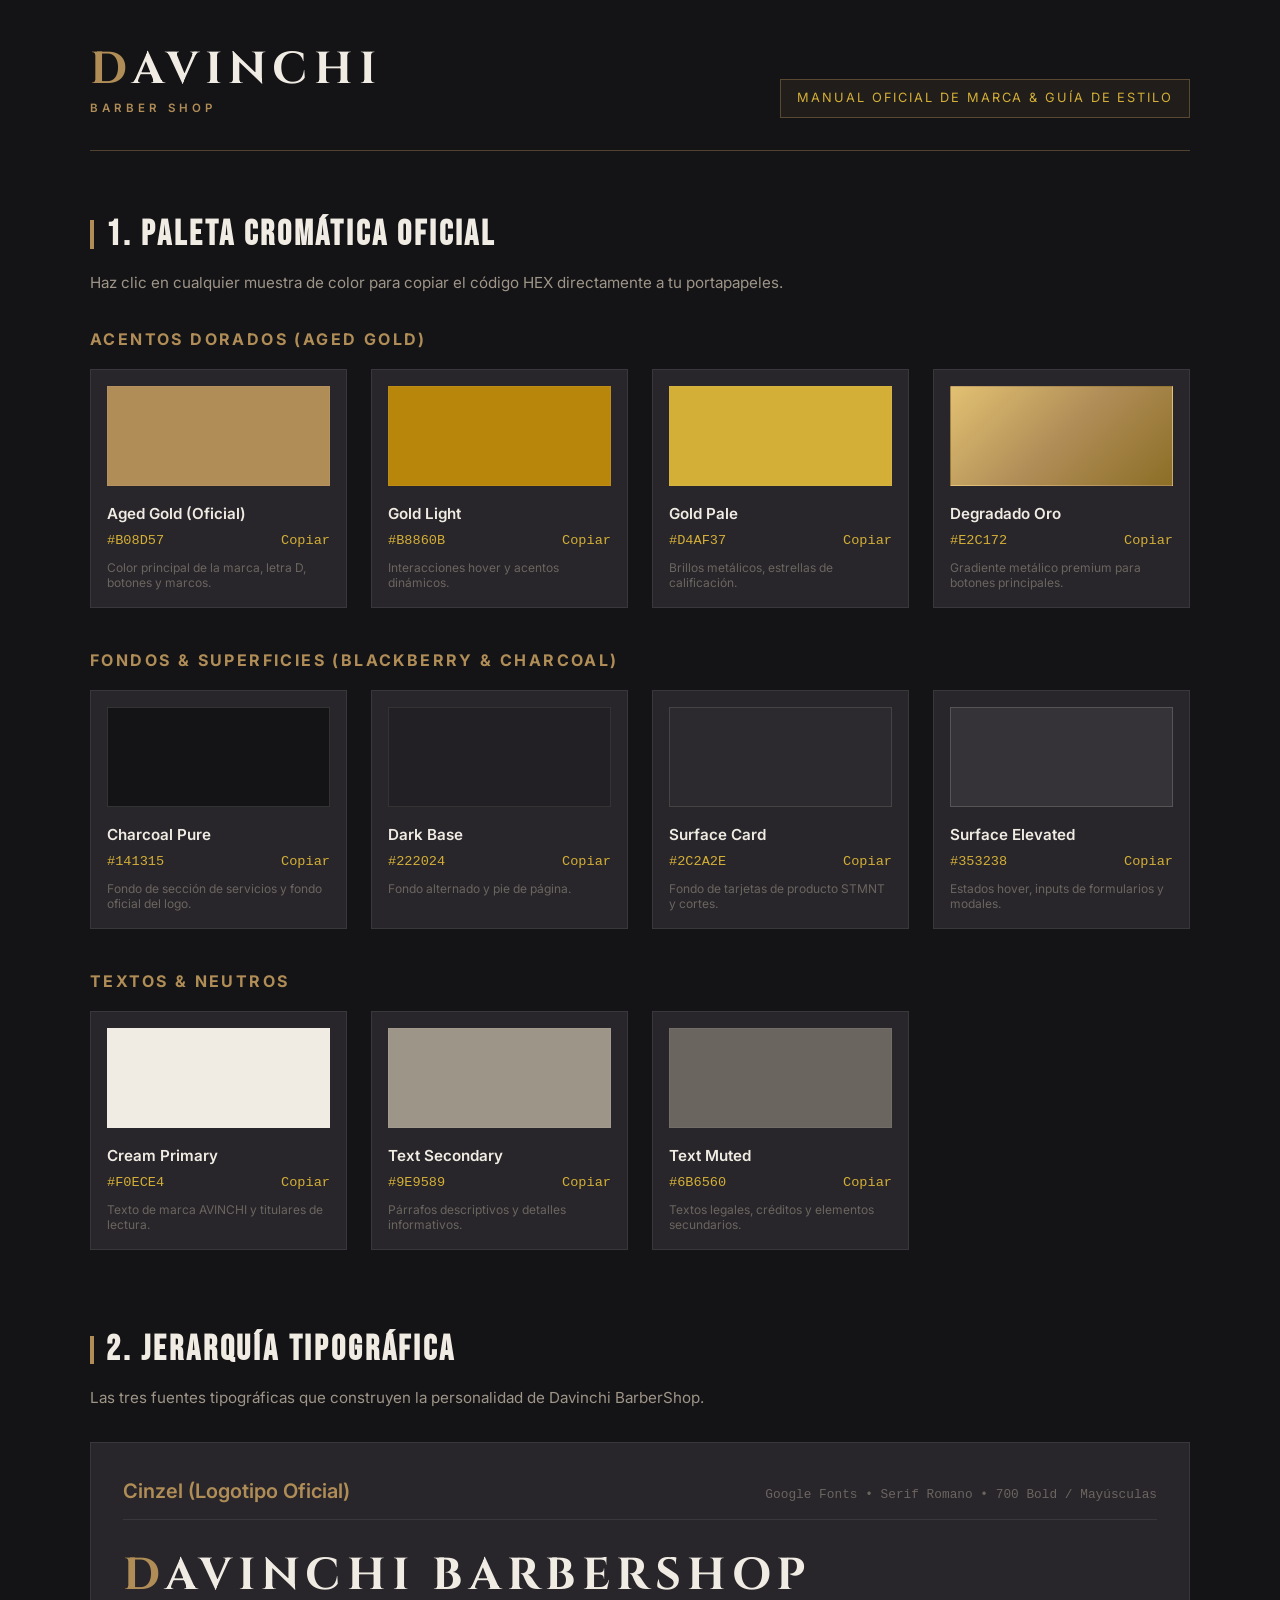
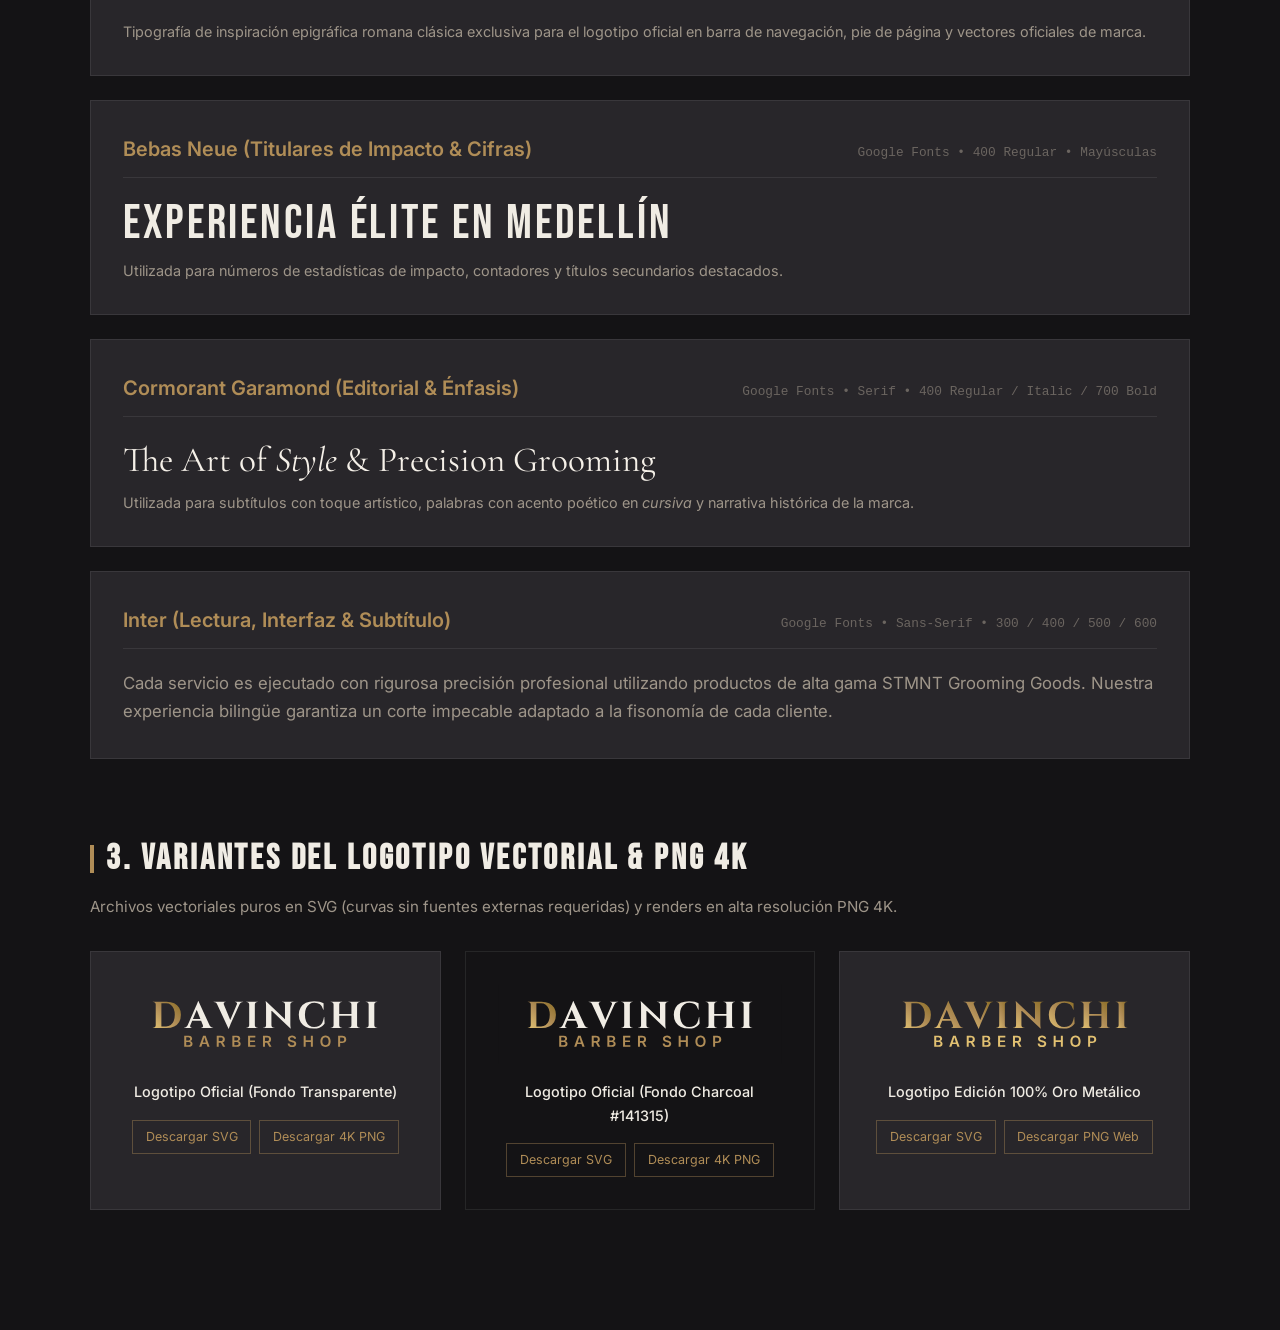
<file: brand-guide.html>
<!DOCTYPE html>
<html lang="es">
<head>
  <meta charset="UTF-8" />
  <meta name="viewport" content="width=device-width, initial-scale=1.0" />
  <title>Davinchi BarberShop — Guía Visual de Imagen & Marca</title>

  <!-- Google Fonts Oficiales -->
  <link rel="preconnect" href="https://fonts.googleapis.com" />
  <link rel="preconnect" href="https://fonts.gstatic.com" crossorigin />
  <link href="https://fonts.googleapis.com/css2?family=Cinzel:wght@400;600;700;800;900&family=Bebas+Neue&family=Cormorant+Garamond:ital,wght@0,400;0,700;1,400&family=Inter:wght@300;400;500;600;700&display=swap" rel="stylesheet" />

  <style>
    :root {
      --color-gold: #b08d57;
      --color-gold-light: #b8860b;
      --color-gold-pale: #d4af37;
      --color-gold-gradient: linear-gradient(135deg, #e2c172 0%, #b08d57 50%, #8c6e26 100%);
      --color-black: #141315;
      --color-dark: #222024;
      --color-surface: #28262a;
      --color-surface-card: #2c2a2e;
      --color-border: rgba(255, 255, 255, 0.08);
      --color-border-gold: rgba(176, 141, 87, 0.4);
      --color-cream: #f5f0e8;
      --color-text-primary: #f0ece4;
      --color-text-secondary: #9e9589;
      --color-text-muted: #6b6560;

      --font-logo: 'Cinzel', serif;
      --font-headline: 'Bebas Neue', 'Impact', sans-serif;
      --font-display: 'Cormorant Garamond', Georgia, serif;
      --font-sans: 'Inter', system-ui, sans-serif;
    }

    * { box-sizing: border-box; margin: 0; padding: 0; }
    body {
      background-color: var(--color-black);
      color: var(--color-text-primary);
      font-family: var(--font-sans);
      line-height: 1.6;
      padding: 3rem 1.5rem;
    }

    .container {
      max-width: 1100px;
      margin: 0 auto;
    }

    /* Header */
    header {
      border-bottom: 1px solid var(--color-border-gold);
      padding-bottom: 2rem;
      margin-bottom: 3.5rem;
      display: flex;
      flex-wrap: wrap;
      justify-content: space-between;
      align-items: flex-end;
      gap: 1.5rem;
    }

    .header-logo {
      display: flex;
      flex-direction: column;
      text-decoration: none;
    }

    .header-logo-main {
      font-family: var(--font-logo);
      font-weight: 700;
      font-size: 2.8rem;
      letter-spacing: 0.14em;
      line-height: 1;
      color: var(--color-text-primary);
    }

    .header-logo-d {
      color: var(--color-gold);
    }

    .header-logo-sub {
      font-family: var(--font-sans);
      font-size: 0.72rem;
      font-weight: 600;
      letter-spacing: 0.35em;
      color: var(--color-gold);
      margin-top: 0.4rem;
    }

    .header-badge {
      font-size: 0.8rem;
      padding: 0.5rem 1rem;
      border: 1px solid var(--color-border-gold);
      background: rgba(176, 141, 87, 0.08);
      color: var(--color-gold-pale);
      text-transform: uppercase;
      letter-spacing: 0.15em;
    }

    h2 {
      font-family: var(--font-headline);
      font-size: 2.2rem;
      letter-spacing: 0.08em;
      color: var(--color-text-primary);
      margin-bottom: 0.5rem;
      display: flex;
      align-items: center;
      gap: 0.75rem;
    }

    h2::before {
      content: '';
      display: inline-block;
      width: 4px;
      height: 1.8rem;
      background: var(--color-gold);
    }

    .section-desc {
      color: var(--color-text-secondary);
      font-size: 0.95rem;
      margin-bottom: 2rem;
    }

    section {
      margin-bottom: 4.5rem;
    }

    /* Grid Paleta */
    .color-grid {
      display: grid;
      grid-template-columns: repeat(auto-fill, minmax(210px, 1fr));
      gap: 1.5rem;
    }

    .color-card {
      background: var(--color-surface);
      border: 1px solid var(--color-border);
      padding: 1rem;
      cursor: pointer;
      transition: transform 0.25s, border-color 0.25s;
      position: relative;
    }

    .color-card:hover {
      transform: translateY(-4px);
      border-color: var(--color-gold);
    }

    .color-swatch {
      width: 100%;
      height: 100px;
      margin-bottom: 1rem;
      border: 1px solid rgba(255, 255, 255, 0.05);
    }

    .color-name {
      font-weight: 600;
      font-size: 0.95rem;
      color: var(--color-text-primary);
      margin-bottom: 0.25rem;
    }

    .color-hex {
      font-family: monospace;
      font-size: 0.85rem;
      color: var(--color-gold-pale);
      display: flex;
      justify-content: space-between;
      align-items: center;
    }

    .color-role {
      font-size: 0.75rem;
      color: var(--color-text-muted);
      margin-top: 0.5rem;
      line-height: 1.3;
    }

    /* Tipografía Preview */
    .type-specimen {
      background: var(--color-surface);
      border: 1px solid var(--color-border);
      padding: 2rem;
      margin-bottom: 1.5rem;
    }

    .type-header {
      display: flex;
      justify-content: space-between;
      align-items: baseline;
      border-bottom: 1px solid var(--color-border);
      padding-bottom: 0.75rem;
      margin-bottom: 1.25rem;
    }

    .type-title {
      font-size: 1.25rem;
      font-weight: 600;
      color: var(--color-gold);
    }

    .type-meta {
      font-size: 0.8rem;
      color: var(--color-text-muted);
      font-family: monospace;
    }

    .type-sample-bebas {
      font-family: var(--font-headline);
      font-size: 3rem;
      letter-spacing: 0.06em;
      line-height: 1.1;
      color: var(--color-text-primary);
      margin-bottom: 0.5rem;
    }

    .type-sample-garamond {
      font-family: var(--font-display);
      font-size: 2.2rem;
      line-height: 1.3;
      color: var(--color-cream);
      margin-bottom: 0.5rem;
    }

    .type-sample-inter {
      font-family: var(--font-sans);
      font-size: 1.05rem;
      line-height: 1.7;
      color: var(--color-text-secondary);
    }

    /* Logos Grid */
    .logos-grid {
      display: grid;
      grid-template-columns: repeat(auto-fit, minmax(320px, 1fr));
      gap: 1.5rem;
    }

    .logo-item {
      background: var(--color-surface);
      border: 1px solid var(--color-border);
      padding: 2rem;
      text-align: center;
      display: flex;
      flex-direction: column;
      align-items: center;
      gap: 1rem;
    }

    .logo-item img {
      max-width: 100%;
      height: 80px;
      object-fit: contain;
    }

    .logo-item-name {
      font-size: 0.9rem;
      font-weight: 500;
      color: var(--color-text-primary);
    }

    .logo-item a {
      font-size: 0.78rem;
      color: var(--color-gold);
      text-decoration: none;
      border: 1px solid var(--color-border-gold);
      padding: 0.4rem 0.8rem;
      transition: background 0.2s;
    }

    .logo-item a:hover {
      background: rgba(176, 141, 87, 0.15);
    }

    /* Toast */
    #toast {
      position: fixed;
      bottom: 2rem;
      right: 2rem;
      background: var(--color-gold);
      color: #000;
      font-weight: 600;
      padding: 0.75rem 1.5rem;
      display: none;
      box-shadow: 0 4px 20px rgba(0,0,0,0.6);
    }
  </style>
</head>
<body>

  <div class="container">

    <header>
      <div class="header-logo">
        <div class="header-logo-main"><span class="header-logo-d">D</span>AVINCHI</div>
        <div class="header-logo-sub">BARBER SHOP</div>
      </div>
      <div class="header-badge">Manual Oficial de Marca & Guía de Estilo</div>
    </header>

    <!-- PALETA DE COLORES -->
    <section id="colores">
      <h2>1. Paleta Cromática Oficial</h2>
      <p class="section-desc">Haz clic en cualquier muestra de color para copiar el código HEX directamente a tu portapapeles.</p>

      <h3 style="font-size: 1rem; color: var(--color-gold); text-transform: uppercase; letter-spacing: 0.15em; margin-bottom: 1rem;">Acentos Dorados (Aged Gold)</h3>
      <div class="color-grid" style="margin-bottom: 2.5rem;">
        <div class="color-card" onclick="copyHex('#B08D57')">
          <div class="color-swatch" style="background: #b08d57;"></div>
          <div class="color-name">Aged Gold (Oficial)</div>
          <div class="color-hex"><span>#B08D57</span> <span>Copiar</span></div>
          <div class="color-role">Color principal de la marca, letra D, botones y marcos.</div>
        </div>
        <div class="color-card" onclick="copyHex('#B8860B')">
          <div class="color-swatch" style="background: #b8860b;"></div>
          <div class="color-name">Gold Light</div>
          <div class="color-hex"><span>#B8860B</span> <span>Copiar</span></div>
          <div class="color-role">Interacciones hover y acentos dinámicos.</div>
        </div>
        <div class="color-card" onclick="copyHex('#D4AF37')">
          <div class="color-swatch" style="background: #d4af37;"></div>
          <div class="color-name">Gold Pale</div>
          <div class="color-hex"><span>#D4AF37</span> <span>Copiar</span></div>
          <div class="color-role">Brillos metálicos, estrellas de calificación.</div>
        </div>
        <div class="color-card" onclick="copyHex('#E2C172')">
          <div class="color-swatch" style="background: linear-gradient(135deg, #e2c172, #b08d57, #8c6e26);"></div>
          <div class="color-name">Degradado Oro</div>
          <div class="color-hex"><span>#E2C172</span> <span>Copiar</span></div>
          <div class="color-role">Gradiente metálico premium para botones principales.</div>
        </div>
      </div>

      <h3 style="font-size: 1rem; color: var(--color-gold); text-transform: uppercase; letter-spacing: 0.15em; margin-bottom: 1rem;">Fondos & Superficies (Blackberry & Charcoal)</h3>
      <div class="color-grid" style="margin-bottom: 2.5rem;">
        <div class="color-card" onclick="copyHex('#141315')">
          <div class="color-swatch" style="background: #141315; border: 1px solid #333;"></div>
          <div class="color-name">Charcoal Pure</div>
          <div class="color-hex"><span>#141315</span> <span>Copiar</span></div>
          <div class="color-role">Fondo de sección de servicios y fondo oficial del logo.</div>
        </div>
        <div class="color-card" onclick="copyHex('#222024')">
          <div class="color-swatch" style="background: #222024; border: 1px solid #333;"></div>
          <div class="color-name">Dark Base</div>
          <div class="color-hex"><span>#222024</span> <span>Copiar</span></div>
          <div class="color-role">Fondo alternado y pie de página.</div>
        </div>
        <div class="color-card" onclick="copyHex('#2C2A2E')">
          <div class="color-swatch" style="background: #2c2a2e; border: 1px solid #444;"></div>
          <div class="color-name">Surface Card</div>
          <div class="color-hex"><span>#2C2A2E</span> <span>Copiar</span></div>
          <div class="color-role">Fondo de tarjetas de producto STMNT y cortes.</div>
        </div>
        <div class="color-card" onclick="copyHex('#353238')">
          <div class="color-swatch" style="background: #353238; border: 1px solid #555;"></div>
          <div class="color-name">Surface Elevated</div>
          <div class="color-hex"><span>#353238</span> <span>Copiar</span></div>
          <div class="color-role">Estados hover, inputs de formularios y modales.</div>
        </div>
      </div>

      <h3 style="font-size: 1rem; color: var(--color-gold); text-transform: uppercase; letter-spacing: 0.15em; margin-bottom: 1rem;">Textos & Neutros</h3>
      <div class="color-grid">
        <div class="color-card" onclick="copyHex('#F0ECE4')">
          <div class="color-swatch" style="background: #f0ece4;"></div>
          <div class="color-name">Cream Primary</div>
          <div class="color-hex"><span>#F0ECE4</span> <span>Copiar</span></div>
          <div class="color-role">Texto de marca AVINCHI y titulares de lectura.</div>
        </div>
        <div class="color-card" onclick="copyHex('#9E9589')">
          <div class="color-swatch" style="background: #9e9589;"></div>
          <div class="color-name">Text Secondary</div>
          <div class="color-hex"><span>#9E9589</span> <span>Copiar</span></div>
          <div class="color-role">Párrafos descriptivos y detalles informativos.</div>
        </div>
        <div class="color-card" onclick="copyHex('#6B6560')">
          <div class="color-swatch" style="background: #6b6560;"></div>
          <div class="color-name">Text Muted</div>
          <div class="color-hex"><span>#6B6560</span> <span>Copiar</span></div>
          <div class="color-role">Textos legales, créditos y elementos secundarios.</div>
        </div>
      </div>
    </section>

    <!-- TIPOGRAFÍAS -->
    <section id="tipografias">
      <h2>2. Jerarquía Tipográfica</h2>
      <p class="section-desc">Las tres fuentes tipográficas que construyen la personalidad de Davinchi BarberShop.</p>

      <!-- Cinzel -->
      <div class="type-specimen">
        <div class="type-header">
          <div class="type-title">Cinzel (Logotipo Oficial)</div>
          <div class="type-meta">Google Fonts • Serif Romano • 700 Bold / Mayúsculas</div>
        </div>
        <div style="font-family: var(--font-logo); font-size: 2.8rem; font-weight: 700; letter-spacing: 0.14em; color: var(--color-text-primary); margin-bottom: 0.5rem;">
          <span style="color: var(--color-gold);">D</span>AVINCHI BARBERSHOP
        </div>
        <p style="color: var(--color-text-secondary); font-size: 0.9rem;">
          Tipografía de inspiración epigráfica romana clásica exclusiva para el logotipo oficial en barra de navegación, pie de página y vectores oficiales de marca.
        </p>
      </div>

      <!-- Bebas Neue -->
      <div class="type-specimen">
        <div class="type-header">
          <div class="type-title">Bebas Neue (Titulares de Impacto & Cifras)</div>
          <div class="type-meta">Google Fonts • 400 Regular • Mayúsculas</div>
        </div>
        <div class="type-sample-bebas">EXPERIENCIA ÉLITE EN MEDELLÍN</div>
        <p style="color: var(--color-text-secondary); font-size: 0.9rem;">
          Utilizada para números de estadísticas de impacto, contadores y títulos secundarios destacados.
        </p>
      </div>

      <!-- Cormorant Garamond -->
      <div class="type-specimen">
        <div class="type-header">
          <div class="type-title">Cormorant Garamond (Editorial & Énfasis)</div>
          <div class="type-meta">Google Fonts • Serif • 400 Regular / Italic / 700 Bold</div>
        </div>
        <div class="type-sample-garamond">The Art of <em>Style</em> & Precision Grooming</div>
        <p style="color: var(--color-text-secondary); font-size: 0.9rem;">
          Utilizada para subtítulos con toque artístico, palabras con acento poético en <em>cursiva</em> y narrativa histórica de la marca.
        </p>
      </div>

      <!-- Inter -->
      <div class="type-specimen">
        <div class="type-header">
          <div class="type-title">Inter (Lectura, Interfaz & Subtítulo)</div>
          <div class="type-meta">Google Fonts • Sans-Serif • 300 / 400 / 500 / 600</div>
        </div>
        <div class="type-sample-inter">
          Cada servicio es ejecutado con rigurosa precisión profesional utilizando productos de alta gama STMNT Grooming Goods. Nuestra experiencia bilingüe garantiza un corte impecable adaptado a la fisonomía de cada cliente.
        </div>
      </div>
    </section>

    <!-- LOGOTIPO VECTORIAL Y PNG -->
    <section id="logotipos">
      <h2>3. Variantes del Logotipo Vectorial & PNG 4K</h2>
      <p class="section-desc">Archivos vectoriales puros en SVG (curvas sin fuentes externas requeridas) y renders en alta resolución PNG 4K.</p>

      <div class="logos-grid">
        <div class="logo-item">
          <img src="assets/images/davinchi-logo.svg" alt="Davinchi Logo Transparente" />
          <div class="logo-item-name">Logotipo Oficial (Fondo Transparente)</div>
          <div style="display: flex; gap: 0.5rem; flex-wrap: wrap; justify-content: center;">
            <a href="assets/images/davinchi-logo.svg" download>Descargar SVG</a>
            <a href="assets/images/davinchi-logo-4k.png" download>Descargar 4K PNG</a>
          </div>
        </div>
        <div class="logo-item" style="background: #141315;">
          <img src="assets/images/davinchi-logo-dark.svg" alt="Davinchi Logo Oscuro" />
          <div class="logo-item-name">Logotipo Oficial (Fondo Charcoal #141315)</div>
          <div style="display: flex; gap: 0.5rem; flex-wrap: wrap; justify-content: center;">
            <a href="assets/images/davinchi-logo-dark.svg" download>Descargar SVG</a>
            <a href="assets/images/davinchi-logo-dark-4k.png" download>Descargar 4K PNG</a>
          </div>
        </div>
        <div class="logo-item">
          <img src="assets/images/davinchi-logo-gold.svg" alt="Davinchi Logo Gold" />
          <div class="logo-item-name">Logotipo Edición 100% Oro Metálico</div>
          <div style="display: flex; gap: 0.5rem; flex-wrap: wrap; justify-content: center;">
            <a href="assets/images/davinchi-logo-gold.svg" download>Descargar SVG</a>
            <a href="assets/images/davinchi-logo.png" download>Descargar PNG Web</a>
          </div>
        </div>
      </div>
    </section>

  </div>

  <div id="toast">¡Código copiado al portapapeles!</div>

  <script>
    function copyHex(hex) {
      navigator.clipboard.writeText(hex).then(() => {
        const toast = document.getElementById('toast');
        toast.textContent = `¡Copiado ${hex}!`;
        toast.style.display = 'block';
        setTimeout(() => { toast.style.display = 'none'; }, 2000);
      });
    }
  </script>
</body>
</html>
</file>
<file: css/main.css>
/* ============================================================
   MAIN CSS — Design Tokens & Global Styles
   Davinchi BarberShop
   ============================================================ */


:root {
  /* Color palette — Blackberry Black & Aged Gold */
  --color-black: #2c2c2c;
  --color-dark: #222024;
  --color-dark-alt: #28262a;
  --color-surface: #2c2a2e;
  --color-surface-alt: #353238;
  --color-border: rgba(255, 255, 255, 0.06);
  --color-border-gold: rgba(176, 141, 87, 0.3);

  /* Gold accent palette — Aged, non-neon */
  --color-gold: #b08d57;
  --color-gold-light: #b8860b;
  --color-gold-pale: #d4af37;
  --color-gold-muted: rgba(176, 141, 87, 0.12);

  /* Cream / off-white */
  --color-cream: #f5f0e8;
  --color-cream-muted: #c8bfa8;

  /* Text hierarchy */
  --color-text-primary: #f0ece4;
  --color-text-secondary: #9e9589;
  --color-text-muted: #6b6560;

  /* Typography scale */
  --font-logo: 'Cormorant Garamond', Georgia, serif;
  --font-display: 'Cormorant Garamond', Georgia, serif;
  --font-sans: 'Inter', system-ui, sans-serif;
  --font-headline: 'Bebas Neue', 'Impact', sans-serif;

  /* Typography tokens  */
  --lh-base: 1.8;
  --lh-heading: 1.3;
  --ls-base: 0.1em;
  --ls-heading: 0.25em;

  /* Spacing scale */
  --space-xs: 0.25rem;
  --space-sm: 0.5rem;
  --space-md: 1rem;
  --space-lg: 1.5rem;
  --space-xl: 2rem;
  --space-2xl: 3rem;
  --space-3xl: 4rem;
  --space-4xl: 6rem;
  --space-5xl: 8rem;

  /* Layout */
  --max-width: 1200px;
  --max-width-sm: 800px;
  --gutter: clamp(1rem, 4vw, 2rem);

  /* Borders - Sharp corners for a sharp and elegant look */
  --radius-sm: 0px;
  --radius-md: 0px;
  --radius-lg: 0px;
  --radius-xl: 0px;
  --radius-full: 9999px;

  /* Shadows */
  --shadow-sm: 0 1px 3px rgba(0, 0, 0, 0.4);
  --shadow-md: 0 4px 16px rgba(0, 0, 0, 0.5);
  --shadow-lg: 0 8px 40px rgba(0, 0, 0, 0.6);
  --shadow-gold: 0 0 20px rgba(196, 155, 58, 0.15);

  /* Transitions */
  --transition-fast: 0.15s ease;
  --transition-std: 0.3s ease;
  --transition-slow: 0.6s ease;

  /* Z-index layers */
  --z-base: 1;
  --z-overlay: 10;
  --z-nav: 100;
  --z-modal: 200;
}

/* ───────────────────────────────────────────
   2. CSS RESET & BASE
─────────────────────────────────────────── */
*,
*::before,
*::after {
  box-sizing: border-box;
  margin: 0;
  padding: 0;
}

html {
  scroll-behavior: smooth;
  font-size: 16px;
  -webkit-text-size-adjust: 100%;
}

body {
  background-color: var(--color-black);
  color: var(--color-text-primary);
  font-family: var(--font-sans);
  font-weight: 400;
  line-height: var(--lh-base);
  letter-spacing: var(--ls-base);
  overflow-x: hidden;
  -webkit-font-smoothing: antialiased;
  -moz-osx-font-smoothing: grayscale;
}

img {
  display: block;
  max-width: 100%;
  height: auto;
}

a {
  color: inherit;
  text-decoration: none;
}

ul,
ol {
  list-style: none;
}

address {
  font-style: normal;
}

/* ───────────────────────────────────────────
   3. TYPOGRAPHY UTILITIES
─────────────────────────────────────────── */
.section-label {
  display: inline-block;
  font-family: var(--font-sans);
  font-size: 0.7rem;
  font-weight: 600;
  letter-spacing: var(--ls-heading);
  text-transform: uppercase;
  color: var(--color-gold);
  margin-bottom: var(--space-md);
  position: relative;
  padding-left: 2rem;
}

.section-label::before {
  content: '';
  position: absolute;
  left: 0;
  top: 50%;
  transform: translateY(-50%);
  width: 1.4rem;
  height: 1px;
  background: var(--color-gold);
}

.section-label--light {
  color: var(--color-gold-pale);
}

.section-label--light::before {
  background: var(--color-gold-pale);
}

.section-title {
  font-family: var(--font-display);
  font-size: clamp(2rem, 4vw, 3rem);
  font-weight: 700;
  line-height: var(--lh-heading);
  color: var(--color-text-primary);
  margin-bottom: var(--space-lg);
}

.section-title em {
  font-style: italic;
  color: var(--color-gold);
}

.section-subtitle {
  font-size: 1rem;
  color: var(--color-text-secondary);
  max-width: 50ch;
  line-height: 1.7;
}

/* ───────────────────────────────────────────
   4. STATS SECTION
─────────────────────────────────────────── */
.stats {
  background: var(--color-surface);
  border-top: 1px solid var(--color-border-gold);
  border-bottom: 1px solid var(--color-border-gold);
  padding: var(--space-3x1) var(--gutter);
}

.stats__container {
  max-width: var(--max-width);
  margin: 0 auto;
  display: flex;
  align-items: center;
  justify-content: center;
  gap: 0;
  flex-wrap: wrap;
}

.stats__item {
  flex: 1;
  min-width: 140px;
  text-align: center;
  padding: var(--space-xl);
}

.stats__number {
  font-family: var(--font-headline);
  font-size: clamp(2.5rem, 5vw, 4rem);
  color: var(--color-gold);
  line-height: 1;
  display: inline-block;
}

.stats__plus {
  font-family: var(--font-headline);
  font-size: clamp(1.5rem, 3vw, 2.5rem);
  color: var(--color-gold);
  line-height: 1;
}

.stats__label {
  font-size: 0.75rem;
  font-weight: 500;
  letter-spacing: 0.08em;
  text-transform: uppercase;
  color: var(--color-text-secondary);
  margin-top: var(--space-sm);
}

.stats__divider {
  width: 1px;
  height: 60px;
  background: var(--color-border-gold);
  flex-shrink: 0;
}

/* ───────────────────────────────────────────
   5. ABOUT SECTION
─────────────────────────────────────────── */
.about {
  padding: var(--space-5xl) var(--gutter);
  background: var(--color-dark);
  overflow: hidden;
}

.about__container {
  max-width: var(--max-width);
  margin: 0 auto;
  display: grid;
  grid-template-columns: 1fr 1fr;
  gap: var(--space-4xl);
  align-items: center;
}

.about__image-col {
  position: relative;
}

.about__image-frame {
  position: relative;
  border-radius: 0;
  overflow: hidden;
  aspect-ratio: 4/5;
}

.about__img {
  width: 100%;
  height: 100%;
  object-fit: cover;
  transition: transform 0.6s ease;
}

.about__image-frame:hover .about__img {
  transform: scale(1.04);
}

.about__image-accent {
  position: absolute;
  bottom: -20px;
  right: -20px;
  width: 80%;
  height: 80%;
  border: 2px solid var(--color-gold);
  border-radius: 0;
  z-index: -1;
  opacity: 0.4;
}

.about__badge {
  position: absolute;
  top: -16px;
  left: -16px;
  width: 88px;
  height: 88px;
  background: var(--color-gold);
  border-radius: 50%;
  display: flex;
  align-items: center;
  justify-content: center;
  z-index: 2;
  box-shadow: var(--shadow-gold);
}

.about__badge-text {
  font-family: var(--font-sans);
  font-size: 0.6rem;
  font-weight: 700;
  letter-spacing: 0.05em;
  text-transform: uppercase;
  color: var(--color-dark);
  text-align: center;
  line-height: 1.3;
}

.about__text {
  color: var(--color-text-secondary);
  margin-bottom: var(--space-lg);
  line-height: 1.8;
}

.about__values {
  margin: var(--space-xl) 0 var(--space-2xl);
  display: flex;
  flex-direction: column;
  gap: var(--space-md);
}

.about__value-item {
  display: flex;
  align-items: center;
  gap: var(--space-md);
  font-size: 0.9rem;
  color: var(--color-text-secondary);
}

.about__value-icon {
  color: var(--color-gold);
  font-size: 0.6rem;
  flex-shrink: 0;
}

/* ───────────────────────────────────────────
   6. CTA SECTION
─────────────────────────────────────────── */
.cta-section {
  position: relative;
  padding: var(--space-5xl) var(--gutter);
  background: var(--color-dark-alt);
  text-align: center;
  overflow: hidden;
}

.cta-section::before {
  content: 'D';
  font-family: var(--font-headline);
  font-size: 40vw;
  color: rgba(196, 155, 58, 0.025);
  position: absolute;
  top: 50%;
  left: 50%;
  transform: translate(-50%, -50%);
  pointer-events: none;
  line-height: 1;
  z-index: 0;
}

.cta-section__overlay {
  position: absolute;
  inset: 0;
  background: radial-gradient(ellipse at center, rgba(196, 155, 58, 0.05) 0%, transparent 70%);
  pointer-events: none;
}

.cta-section__content {
  position: relative;
  z-index: 1;
  max-width: var(--max-width-sm);
  margin: 0 auto;
}

.cta-section__title {
  font-family: var(--font-display);
  font-size: clamp(2.5rem, 5vw, 4rem);
  font-weight: 900;
  line-height: 1.15;
  margin-bottom: var(--space-lg);
}

.cta-section__title em {
  font-style: italic;
  color: var(--color-gold);
}

.cta-section__subtitle {
  color: var(--color-text-secondary);
  margin-bottom: var(--space-2xl);
  font-size: 1.05rem;
}

.cta-section__hours {
  margin-top: var(--space-xl);
  font-size: 0.85rem;
  color: var(--color-text-muted);
  letter-spacing: 0.04em;
}

.cta-section__phone {
  color: var(--color-gold);
  transition: color var(--transition-fast);
}

.cta-section__phone:hover {
  color: var(--color-gold-pale);
}

/* ───────────────────────────────────────────
   7. SCROLL ANIMATIONS (base state)
─────────────────────────────────────────── */
[data-animate] {
  opacity: 0;
  transform: translateY(30px);
  transition: opacity 0.7s ease, transform 0.7s ease;
}

[data-animate].is-visible {
  opacity: 1;
  transform: translateY(0);
}

[data-animate-delay="100"] {
  transition-delay: 0.1s;
}

[data-animate-delay="200"] {
  transition-delay: 0.2s;
}

[data-animate-delay="300"] {
  transition-delay: 0.3s;
}

[data-animate-delay="400"] {
  transition-delay: 0.4s;
}

[data-animate-delay="500"] {
  transition-delay: 0.5s;
}

/* ───────────────────────────────────────────
   8. RESPONSIVE BREAKPOINTS (Mobile Spacing)
─────────────────────────────────────────── */
@media (max-width: 900px) {
  .about__container {
    grid-template-columns: 1fr;
    gap: var(--space-3xl);
  }

  .about__image-col {
    max-width: 500px;
    margin: 0 auto;
  }

  .stats__divider {
    display: none;
  }

  .stats__container {
    gap: var(--space-xl);
  }
}

@media (max-width: 600px) {
  body {
    line-height: 1.6;
  }

  section {
    padding-top: var(--space-4xl);
    padding-bottom: var(--space-4xl);
  }

  .section-title {
    margin-bottom: var(--space-2xl);
  }

  .stats__item {
    flex: 0 0 100%;
    /* Apilar stats en móvil */
    padding: var(--space-md);
  }

  .about__badge {
    width: 72px;
    height: 72px;
  }
}
</file>
<file: css/components/navbar.css>
/* ============================================================
   NAVBAR COMPONENT
   Davinchi BarberShop
   ============================================================ */

.navbar {
  position: fixed;
  top: 0;
  left: 0;
  right: 0;
  z-index: var(--z-nav);
  padding: 1.2rem var(--gutter);
  transition: background var(--transition-std), padding var(--transition-std),
              box-shadow var(--transition-std);
}

/* Scrolled state — added by JS */
.navbar.is-scrolled {
  background: rgba(44, 44, 44, 0.96);
  backdrop-filter: blur(12px);
  -webkit-backdrop-filter: blur(12px);
  padding: 0.8rem var(--gutter);
  box-shadow: 0 1px 0 rgba(196,155,58,0.15), var(--shadow-md);
}

.navbar__container {
  max-width: var(--max-width);
  margin: 0 auto;
  display: flex;
  align-items: center;
  justify-content: space-between;
  gap: var(--space-xl);
}

@media (max-width: 600px) {
  .navbar__container {
    gap: 6px;
  }
  .navbar__logo {
    font-size: 1.25rem;
    gap: 0.1rem;
  }
  .navbar__logo-d {
    font-size: inherit;
  }
  .navbar__logo-sub {
    font-size: 0.36rem;
    letter-spacing: 0.22em;
  }
  .navbar__cta {
    width: auto;
    height: 32px;
    font-size: 0.62rem;
    padding: 0 0.65rem;
  }
}

/* ─── Logo ─── */
.navbar__logo {
  font-family: var(--font-logo);
  font-size: 1.5rem;
  font-weight: 700;
  color: var(--color-text-primary);
  display: flex;
  align-items: flex-start;
  gap: 0.15rem;
  flex-direction: column;
  line-height: 1;
  text-decoration: none;
  transition: opacity var(--transition-fast);
}

.navbar__logo:hover {
  opacity: 0.85;
}

.navbar__logo-main {
  font-family: var(--font-logo);
  font-weight: 700;
  display: inline-flex;
  align-items: baseline;
  letter-spacing: 0.02em;
  font-kerning: normal;
  font-feature-settings: "kern" 1;
  line-height: 1;
}

.navbar__logo-main .logo-v {
  margin-left: -0.08em;
}

.navbar__logo-d {
  color: inherit;
  font-size: inherit;
}

.navbar__logo-sub {
  font-family: var(--font-sans);
  font-size: 0.44rem;
  font-weight: 600;
  letter-spacing: 0.32em;
  text-transform: uppercase;
  color: var(--color-gold);
  margin-top: 0.15rem;
}

/* ─── Navigation links ─── */
.navbar__nav {
  display: flex;
  align-items: center;
  gap: var(--space-2xl);
}

.navbar__list {
  display: flex;
  align-items: center;
  gap: var(--space-xl);
}

.navbar__link {
  font-size: 0.8rem;
  font-weight: 500;
  letter-spacing: 0.08em;
  text-transform: uppercase;
  color: var(--color-text-secondary);
  position: relative;
  padding-bottom: 2px;
  transition: color var(--transition-fast);
}

.navbar__link::after {
  content: '';
  position: absolute;
  bottom: -2px;
  left: 0;
  width: 0;
  height: 1px;
  background: var(--color-gold);
  transition: width var(--transition-std);
}

.navbar__link:hover,
.navbar__link.is-active {
  color: var(--color-text-primary);
}

.navbar__link:hover::after,
.navbar__link.is-active::after {
  width: 100%;
}

/* ─── Nav Actions ─── */
.navbar__actions {
  display: flex;
  align-items: center;
  gap: var(--space-md);
  margin-left: auto;
}

@media (max-width: 900px) {
  .navbar__actions {
    margin-right: 0.4rem;
    gap: 8px;
  }
}

@media (max-width: 600px) {
  .navbar__actions {
    gap: 5px;
    margin-right: 0;
  }
  .lang-selector {
    gap: 1px;
    margin-left: 0;
  }
  .lang-btn {
    padding: 2px 3px;
    font-size: 0.68rem;
  }
}

/* ─── Nav CTA ─── */
.navbar__cta {
  flex-shrink: 0;
}

.navbar__item-mobile-shop {
  display: none;
}

@media (max-width: 900px) {
  .navbar__item-mobile-shop {
    display: block;
    width: 100%;
    padding-top: var(--space-md);
    border-top: 1px solid var(--color-border);
  }
}

/* Shop button in mobile drawer menu */
.navbar__link--shop {
  background: none;
  border: none;
  cursor: pointer;
  padding: 0;
  font: inherit;
  color: var(--color-gold);
  display: flex;
  align-items: center;
  gap: 8px;
}

/* ─── Hamburger toggle (mobile) ─── */
.navbar__toggle {
  display: none;
  flex-direction: column;
  gap: 5px;
  background: transparent;
  border: none;
  cursor: pointer;
  padding: var(--space-sm);
  z-index: calc(var(--z-nav) + 1);
}

.navbar__toggle-bar {
  display: block;
  width: 24px;
  height: 2px;
  background: var(--color-text-primary);
  border-radius: 0;
  transition: transform var(--transition-std), opacity var(--transition-std),
              background var(--transition-fast);
}

/* Toggle open state */
.navbar__toggle.is-open .navbar__toggle-bar:nth-child(1) {
  transform: translateY(7px) rotate(45deg);
}

.navbar__toggle.is-open .navbar__toggle-bar:nth-child(2) {
  opacity: 0;
  transform: scaleX(0);
}

.navbar__toggle.is-open .navbar__toggle-bar:nth-child(3) {
  transform: translateY(-7px) rotate(-45deg);
}

/* ─── Mobile responsive ─── */
@media (max-width: 900px) {
  .navbar__toggle {
    display: flex;
  }

  .navbar__nav {
    position: fixed;
    top: 0;
    right: 0;
    bottom: 0;
    width: min(320px, 85vw);
    flex-direction: column;
    justify-content: center;
    align-items: flex-start;
    gap: var(--space-2xl);
    padding: var(--space-4xl) var(--space-2xl);
    background: var(--color-dark);
    border-left: 1px solid var(--color-border-gold);
    transform: translateX(100%);
    transition: transform var(--transition-slow);
    z-index: var(--z-nav);
  }

  .navbar__nav.is-open {
    transform: translateX(0);
  }

  .navbar__list {
    flex-direction: column;
    align-items: flex-start;
    gap: var(--space-lg);
  }

  .navbar__link {
    font-size: 1rem;
    letter-spacing: 0.1em;
  }

  /* Backdrop for mobile menu */
  .navbar__backdrop {
    display: none;
    position: fixed;
    inset: 0;
    background: rgba(44, 44, 44, 0.6);
    z-index: calc(var(--z-nav) - 1);
  }

  .navbar__backdrop.is-open {
    display: block;
  }
}

/* ─── Language Selector ─── */
.lang-selector {
  display: flex;
  align-items: center;
  gap: 0.2rem;
  font-size: 0.75rem;
  font-weight: 600;
  letter-spacing: 0.05em;
  margin-left: 0.5rem;
}

.lang-btn {
  background: none;
  border: none;
  color: var(--color-text-muted);
  cursor: pointer;
  padding: 0.2rem 0.4rem;
  font-family: var(--font-sans);
  font-size: 0.75rem;
  font-weight: 600;
  transition: color var(--transition-fast);
  border-radius: var(--radius-sm);
}

.lang-btn:hover {
  color: var(--color-text-primary);
}

.lang-btn--active {
  color: var(--color-gold);
}

.lang-separator {
  color: var(--color-border);
  user-select: none;
  font-size: 0.7rem;
}

@media (max-width: 900px) {
  .lang-selector {
    margin: var(--space-md) 0 0;
    order: 3;
  }
}
</file>
<file: css/components/hero.css>
/* ============================================================
   HERO SECTION COMPONENT
   Davinchi BarberShop
   ============================================================ */

.hero {
  position: relative;
  min-height: 100svh;
  display: flex;
  align-items: center;
  overflow: hidden;
  background-color: var(--color-black);
  /* Subtle diagonal stripe pattern — unique */
  background-image:
    repeating-linear-gradient(-45deg,
      transparent,
      transparent 80px,
      rgba(196, 155, 58, 0.012) 80px,
      rgba(196, 155, 58, 0.012) 81px);
}

/* ─── Background overlay ─── */
.hero__bg-overlay {
  position: absolute;
  inset: 0;
  background:
    radial-gradient(ellipse 80% 80% at 70% 50%, rgba(196, 155, 58, 0.06) 0%, transparent 60%),
    radial-gradient(ellipse 50% 70% at 10% 90%, rgba(196, 155, 58, 0.04) 0%, transparent 50%),
    linear-gradient(135deg, rgba(0, 0, 0, 0.9) 0%, rgba(10, 10, 10, 0.7) 100%);
  z-index: 1;
}

/* ─── Floating particles container ─── */
.hero__particles {
  position: absolute;
  inset: 0;
  z-index: 2;
  pointer-events: none;
  overflow: hidden;
}

/* Individual particle — created by JS */
.hero__particle {
  position: absolute;
  width: 1px;
  height: 1px;
  background: var(--color-gold);
  border-radius: 50%;
  opacity: 0;
  animation: particleFloat linear infinite;
}

@keyframes particleFloat {
  0% {
    opacity: 0;
    transform: translateY(0) scale(1);
  }

  10% {
    opacity: 0.6;
  }

  90% {
    opacity: 0.3;
  }

  100% {
    opacity: 0;
    transform: translateY(-120vh) scale(0.3);
  }
}

/* ─── Content ─── */
.hero__content {
  position: relative;
  z-index: 3;
  width: 100%;
  max-width: var(--max-width);
  margin: 0 auto;
  padding: 8rem var(--gutter) 4rem;
}

/* ─── Tagline ─── */
.hero__tagline {
  font-size: 0.7rem;
  font-weight: 600;
  letter-spacing: var(--ls-heading);
  text-transform: uppercase;
  color: var(--color-gold);
  margin-bottom: var(--space-3xl);
  opacity: 0;
  animation: fadeSlideUp 0.8s ease 0.3s forwards;
}

/* ─── Main title ─── */
.hero__title {
  font-family: var(--font-display);
  font-size: clamp(3rem, 7vw, 6.5rem);
  font-weight: 900;
  line-height: 1.4;
  letter-spacing: 0.05em;
  color: var(--color-cream);
  margin-bottom: var(--space-4xl);
  max-width: 14ch;

  opacity: 0;
  animation: fadeSlideUp 0.9s ease 0.5s forwards;
}

.hero__title em {
  font-style: italic;
  color: var(--color-gold);
  position: relative;
  display: inline-block;
}

/* Gold underline on italic text */
.hero__title em::after {
  content: '';
  position: absolute;
  bottom: 4px;
  left: 0;
  width: 100%;
  height: 2px;
  background: linear-gradient(90deg, var(--color-gold), transparent);
}

/* ─── Subtitle ─── */
.hero__subtitle {
  font-size: clamp(0.95rem, 1.5vw, 1.1rem);
  color: var(--color-text-secondary);
  line-height: 1.8;
  margin-bottom: var(--space-2xl);
  max-width: 45ch;
  opacity: 0;
  animation: fadeSlideUp 0.9s ease 0.7s forwards;
}

/* ─── CTA Group ─── */
.hero__cta-group {
  display: flex;
  align-items: center;
  gap: var(--space-lg);
  flex-wrap: wrap;
  opacity: 0;
  animation: fadeSlideUp 0.9s ease 0.9s forwards;
}

/* ─── Scroll indicator ─── */
.hero__scroll-indicator {
  position: absolute;
  bottom: 2rem;
  left: var(--gutter);
  display: flex;
  flex-direction: column;
  align-items: center;
  gap: var(--space-sm);
  opacity: 0;
  animation: fadeIn 1s ease 1.4s forwards;
}

.hero__scroll-line {
  width: 1px;
  height: 50px;
  background: linear-gradient(180deg, transparent, var(--color-gold));
  animation: scrollPulse 2s ease infinite;
}

@keyframes scrollPulse {

  0%,
  100% {
    opacity: 0.3;
    transform: scaleY(1);
  }

  50% {
    opacity: 1;
    transform: scaleY(1.1);
  }
}

.hero__scroll-text {
  font-size: 0.6rem;
  letter-spacing: 0.2em;
  text-transform: uppercase;
  color: var(--color-text-muted);
  writing-mode: vertical-rl;
}

/* ─── Decorative diagonal element ─── */
.hero__decorator {
  position: absolute;
  right: -5%;
  top: 0;
  bottom: 0;
  width: 45%;
  background: linear-gradient(160deg,
      transparent 0%,
      rgba(196, 155, 58, 0.02) 40%,
      rgba(196, 155, 58, 0.05) 60%,
      transparent 100%);
  clip-path: polygon(20% 0%, 100% 0%, 100% 100%, 0% 100%);
  z-index: 2;
  pointer-events: none;
}

/* ─── Entrance animations ─── */
@keyframes fadeSlideUp {
  from {
    opacity: 0;
    transform: translateY(20px);
  }

  to {
    opacity: 1;
    transform: translateY(0);
  }
}

@keyframes fadeIn {
  from {
    opacity: 0;
  }

  to {
    opacity: 1;
  }
}

/* ─── Responsive ─── */
@media (max-width: 768px) {
  .hero__content {
    padding-top: 7rem;
    text-align: center;
  }

  .hero__title {
    max-width: 100%;
    line-height: 1.8;
    letter-spacing: 0.05em;
  }

  .hero__cta-group {
    justify-content: center;
  }

  .hero__scroll-indicator {
    display: none;
  }

  .hero__decorator {
    display: none;
  }
}
</file>
<file: css/components/services.css>
/* ============================================================
   SERVICES SECTION COMPONENT
   Davinchi BarberShop
   ============================================================ */

.services {
  padding: var(--space-5xl) var(--gutter);
  background: #141315;
  position: relative;
  overflow: hidden;
}

/* ─── Video Background ─── */
.services__video-bg {
  position: absolute;
  top: 0;
  left: 0;
  width: 100%;
  height: 100%;
  overflow: hidden;
  z-index: 0;
  pointer-events: none;
}

.services__video {
  position: absolute;
  top: 50%;
  left: 50%;
  transform: translate(-50%, -50%);
  min-width: 100%;
  min-height: 100%;
  width: 100%;
  height: 100%;
  object-fit: cover;
  opacity: 0.72;
  filter: brightness(80%) contrast(108%);
  pointer-events: none;
}

.services__video-overlay {
  position: absolute;
  top: 0;
  left: 0;
  width: 100%;
  height: 100%;
  background: linear-gradient(
    180deg,
    rgba(24, 22, 26, 0.85) 0%,
    rgba(16, 15, 18, 0.32) 20%,
    rgba(16, 15, 18, 0.32) 80%,
    rgba(24, 22, 26, 0.9) 100%
  );
  pointer-events: none;
}

/* Subtle background decorative text */
.services::before {
  content: 'SERVICES';
  font-family: var(--font-headline);
  font-size: clamp(6rem, 14vw, 14rem);
  color: rgba(255,255,255,0.02);
  position: absolute;
  top: 50%;
  left: 50%;
  transform: translate(-50%, -50%);
  white-space: nowrap;
  pointer-events: none;
  z-index: 1;
  letter-spacing: 0.1em;
}

.services__container {
  max-width: var(--max-width);
  margin: 0 auto;
  position: relative;
  z-index: 2;
}

.services__header {
  text-align: center;
  margin-bottom: var(--space-4xl);
}

.services__header .section-subtitle {
  max-width: 55ch;
  margin: 0 auto;
}

/* ─── Service Cards Grid ─── */
.cards {
  display: grid;
  grid-template-columns: repeat(auto-fit, minmax(280px, 1fr));
  gap: var(--space-xl);
  justify-items: center;
  padding: var(--space-lg);
}

/* ─── Individual Card ─── */
.card-title {
  color: var(--color-text-primary);
  font-size: 1.5em;
  line-height: normal;
  font-weight: 700;
  margin-bottom: 0.5em;
  transition: all 0.35s ease-out;
}

.small-desc {
  font-size: 1em;
  font-weight: 400;
  line-height: 1.5em;
  color: var(--color-text-secondary);
  transition: all 0.35s ease-out;
}

.go-corner {
  display: flex;
  align-items: center;
  justify-content: center;
  position: absolute;
  width: 2em;
  height: 2em;
  overflow: hidden;
  top: 0;
  right: 0;
  background: linear-gradient(135deg, var(--color-gold), #8c6e26);
  border-radius: 0;
}

.go-arrow {
  margin-top: -4px;
  margin-right: -4px;
  color: white;
  font-family: courier, sans;
}

.card {
  display: block;
  position: relative;
  width: 100%;
  max-width: 300px;
  min-height: 220px;
  background-color: rgba(40, 38, 42, 0.78);
  backdrop-filter: blur(12px);
  -webkit-backdrop-filter: blur(12px);
  border: 1px solid rgba(255, 255, 255, 0.08);
  box-shadow: 0 10px 30px -10px rgba(0, 0, 0, 0.5);
  border-radius: 0;
  padding: 2em 1.2em;
  margin: 12px;
  text-decoration: none;
  z-index: 0;
  overflow: hidden;
  transition: all 0.35s cubic-bezier(0.16, 1, 0.3, 1);
}

.card:hover {
  transform: translateY(-4px);
  border-color: var(--color-border-gold);
  box-shadow: 0 16px 40px -10px rgba(0, 0, 0, 0.65);
}

.card:before {
  content: '';
  position: absolute;
  z-index: -1;
  top: -16px;
  right: -16px;
  background: var(--color-gold);
  height: 32px;
  width: 32px;
  border-radius: 0;
  transform: scale(1);
  transform-origin: 50% 50%;
  transition: transform 0.35s ease-out;
}

.card:hover:before {
  transform: scale(28);
}

.card:hover .small-desc {
  color: rgba(255, 255, 255, 0.8);
}

.card:hover .card-title {
  color: #ffffff;
}


/* ─── CTA ─── */
.services__cta {
  text-align: center;
  margin-top: var(--space-4xl);
  padding: 0 var(--gutter);
}

#services-whatsapp-btn {
  max-width: 100%;
  width: auto;
  min-height: 2.8em;
  height: auto;
  padding: 0.75em 1.6em;
  font-size: clamp(0.78rem, 2.5vw, 0.95rem);
  line-height: 1.35;
  text-align: center;
  white-space: normal;
  word-break: normal;
  display: inline-flex;
}

/* ─── Responsive ─── */
@media (max-width: 900px) {
  .services__grid {
    grid-template-columns: repeat(2, 1fr);
  }
}

@media (max-width: 580px) {
  .services__grid {
    grid-template-columns: 1fr;
  }

  .services__cta {
    margin-top: var(--space-2xl);
    padding: 0 0.5rem;
  }

  #services-whatsapp-btn {
    width: 100%;
    max-width: 330px;
    font-size: 0.78rem;
    padding: 0.75em 1rem;
    letter-spacing: 0.04em;
  }
}

@media (prefers-reduced-motion: reduce) {
  .services__video {
    /* No ocultamos el elemento para evitar que desaparezca en sistemas con animaciones reducidas */
    filter: brightness(75%) contrast(100%);
  }
}
</file>
<file: css/components/gallery.css>
/* ============================================================
   GALLERY SECTION COMPONENT
   Davinchi BarberShop
   ============================================================ */

.gallery {
  padding: var(--space-5xl) var(--gutter);
  background: var(--color-surface);
  position: relative;
  overflow: hidden;
}

.gallery__container {
  max-width: var(--max-width);
  margin: 0 auto;
}

.gallery__header {
  text-align: center;
  margin-bottom: var(--space-4xl);
}

.gallery__header .section-subtitle {
  margin: 0 auto;
}

/* ─── Masonry-inspired grid ─── */
.gallery__grid {
  display: grid;
  grid-template-columns: repeat(3, 1fr);
  grid-template-rows: auto auto;
  gap: var(--space-md);
}

/* ─── Individual items ─── */
.gallery__item {
  position: relative;
  overflow: hidden;
  border-radius: 0;
  border: 1px solid var(--color-border);
  aspect-ratio: 1 / 1;
  margin: 0;
  cursor: zoom-in;
}

/* Large item spans 2 rows */
.gallery__item--large {
  grid-row: span 2;
  aspect-ratio: unset;
}

/* Wide item spans 2 columns */
.gallery__item--wide {
  grid-column: span 2;
}

/* ─── Image ─── */
.gallery__img {
  width: 100%;
  height: 100%;
  object-fit: cover;
  transition: transform 0.6s cubic-bezier(0.4, 0, 0.2, 1),
              filter 0.4s ease;
  filter: brightness(0.85) saturate(0.9);
}

.gallery__item:hover .gallery__img {
  transform: scale(1.08);
  filter: brightness(1) saturate(1.1);
}

/* ─── Caption overlay ─── */
.gallery__caption {
  position: absolute;
  bottom: 0;
  left: 0;
  right: 0;
  padding: var(--space-xl) var(--space-lg) var(--space-md);
  background: linear-gradient(transparent, rgba(0,0,0,0.8));
  color: var(--color-cream);
  font-size: 0.75rem;
  font-weight: 600;
  letter-spacing: 0.1em;
  text-transform: uppercase;
  transform: translateY(8px);
  opacity: 0;
  transition: transform var(--transition-std), opacity var(--transition-std);
}

.gallery__item:hover .gallery__caption {
  transform: translateY(0);
  opacity: 1;
}

/* Gold corner accent on hover */
.gallery__item::after {
  content: '';
  position: absolute;
  top: 0;
  left: 0;
  right: 0;
  height: 2px;
  background: var(--color-gold);
  transform: scaleX(0);
  transform-origin: left;
  transition: transform 0.4s ease;
}

.gallery__item:hover::after {
  transform: scaleX(1);
}


/* ─── Instagram CTA ─── */
.gallery__instagram-cta {
  text-align: center;
  margin-top: var(--space-3xl);
}

/* ─── Responsive ─── */
@media (max-width: 900px) {
  .gallery__grid {
    grid-template-columns: repeat(2, 1fr);
  }

  .gallery__item--large {
    grid-row: span 1;
    aspect-ratio: 1 / 1;
  }
}

@media (max-width: 580px) {
  .gallery__grid {
    grid-template-columns: 1fr;
  }

  .gallery__item--wide {
    grid-column: span 1;
  }

  .gallery__caption {
    opacity: 1;
    transform: translateY(0);
  }
}
</file>
<file: css/components/buttons.css>
/* ============================================================
   BUTTONS COMPONENT
   Davinchi BarberShop
   ============================================================ */

/* ─────────────────────────────────────────────
   1. GOLDEN BUTTON (Primary CTA Style)
   From Uiverse.io by elijahgummer
────────────────────────────────────────────── */
.golden-button {
  touch-action: manipulation;
  display: inline-flex;
  align-items: center;
  justify-content: center;
  gap: 0.5rem;
  outline: none;
  font-family: inherit;
  font-size: 1em;
  box-sizing: border-box;
  border: none;
  border-radius: 0;
  min-height: 2.75em;
  height: auto;
  text-transform: uppercase;
  padding: 0.6em 1.3em;
  line-height: 1.3;
  text-align: center;
  box-shadow: 0 3px 6px rgba(0, 0, 0, 0.16), 0 3px 6px rgba(110, 80, 20, 0.4),
    inset 0 -2px 5px 1px #8a6a3b,
    inset 0 -1px 1px 3px rgba(250, 227, 133, 0.6);
  background-image: linear-gradient(
    160deg,
    #8a6a3b,
    #b08d57,
    #f2e1c4,
    #b08d57,
    #8a6a3b
  );
  border: 1px solid #8a6a3b;
  color: rgb(80, 60, 30);
  text-shadow: 0 1px 1px rgba(255, 255, 255, 0.3);
  cursor: pointer;
  transition: all 0.2s ease-in-out;
  background-size: 100% 100%;
  background-position: center;
  text-decoration: none;
  font-weight: 700;
}

.golden-button:focus,
.golden-button:hover {
  background-size: 150% 150%;
  box-shadow: 0 10px 20px rgba(0, 0, 0, 0.19), 0 6px 6px rgba(0, 0, 0, 0.23),
    inset 0 -2px 5px 1px #b08d57, inset 0 -1px 1px 3px rgba(250, 227, 133, 0.6);
  border: 1px solid rgba(176, 141, 87, 0.6);
  color: rgba(80, 60, 30, 0.9);
}

.golden-button:active {
  box-shadow: 0 3px 6px rgba(0, 0, 0, 0.16), 0 3px 6px rgba(110, 80, 20, 0.4),
    inset 0 -2px 5px 1px #b08d57, inset 0 -1px 1px 3px rgba(250, 227, 133, 0.6);
}

/* ─────────────────────────────────────────────
   2. INSTAGRAM BUTTON (Simple)
────────────────────────────────────────────── */
.instagram-simple-btn {
  display: inline-flex;
  align-items: center;
  gap: 0.6em;
  padding: 0.85em 1.8em;
  border-radius: 0;
  background: linear-gradient(
    45deg,
    #f09433 0%,
    #e6683c 25%,
    #dc2743 50%,
    #cc2366 75%,
    #bc1888 100%
  );
  color: #fff;
  font-weight: 600;
  letter-spacing: 0.04em;
  text-decoration: none;
  transition: transform var(--transition-std), box-shadow var(--transition-std);
  box-shadow: 0 6px 18px rgba(220, 39, 67, 0.35);
}
.instagram-simple-btn i {
  font-size: 1.3em;
}
.instagram-simple-btn:hover {
  transform: translateY(-2px);
  box-shadow: 0 10px 24px rgba(220, 39, 67, 0.5);
}

/* ─────────────────────────────────────────────
   3. OTHER UTILITY BUTTONS
────────────────────────────────────────────── */
.btn--outline {
  padding: 0.9em 2em;
  border: 1px solid rgba(196, 155, 58, 0.4);
  color: var(--color-cream-muted);
  border-radius: var(--radius-sm);
  letter-spacing: 0.08em;
  transition: border-color var(--transition-std), color var(--transition-std),
              background var(--transition-std);
  display: inline-flex;
  align-items: center;
  justify-content: center;
  text-decoration: none;
  font-weight: 600;
}
.btn--outline:hover {
  border-color: var(--color-gold);
  color: var(--color-gold);
  background: rgba(196, 155, 58, 0.06);
}
</file>
<file: css/components/footer.css>
/* ============================================================
   FOOTER COMPONENT
   Davinchi BarberShop
   ============================================================ */

.footer {
  background: var(--color-dark);
  border-top: 1px solid var(--color-border-gold);
  padding-top: var(--space-4xl);
}

.footer__container {
  max-width: var(--max-width);
  margin: 0 auto;
  padding: 0 var(--gutter);
  display: grid;
  grid-template-columns: 2fr 1fr 1.5fr;
  gap: var(--space-4xl);
  padding-bottom: var(--space-4xl);
}

/* ─── Brand column ─── */
.footer__brand {}

.footer__logo {
  font-family: var(--font-logo);
  font-weight: 700;
  font-size: 1.8rem;
  letter-spacing: 0.02em;
  font-kerning: normal;
  font-feature-settings: "kern" 1;
  color: var(--color-text-primary);
  display: inline-block;
  margin-bottom: var(--space-md);
}

.footer__logo .logo-v {
  margin-left: -0.08em;
}

.footer__tagline {
  font-size: 0.85rem;
  color: var(--color-text-muted);
  line-height: 1.6;
  margin-bottom: var(--space-xl);
  max-width: 28ch;
}

/* ─── Social links ─── */
.footer__social {
  display: flex;
  align-items: center;
  gap: var(--space-md);
}

.footer__social-link {
  width: 40px;
  height: 40px;
  display: flex;
  align-items: center;
  justify-content: center;
  border: 1px solid var(--color-border);
  border-radius: var(--radius-sm);
  color: var(--color-text-secondary);
  transition: border-color var(--transition-std), color var(--transition-std),
              background var(--transition-std), transform var(--transition-fast);
}

.footer__social-link:hover {
  border-color: var(--color-gold);
  color: var(--color-gold);
  background: rgba(196, 155, 58, 0.08);
  transform: translateY(-2px);
}

/* ─── Links column ─── */
.footer__heading {
  font-family: var(--font-sans);
  font-size: 0.7rem;
  font-weight: 700;
  letter-spacing: 0.2em;
  text-transform: uppercase;
  color: var(--color-gold);
  margin-bottom: var(--space-xl);
}

.footer__list {
  display: flex;
  flex-direction: column;
  gap: var(--space-md);
}

.footer__link {
  font-size: 0.875rem;
  color: var(--color-text-secondary);
  transition: color var(--transition-fast);
}

.footer__link:hover {
  color: var(--color-text-primary);
}

/* ─── Contact column ─── */
.footer__address {
  display: flex;
  flex-direction: column;
  gap: var(--space-md);
  font-size: 0.875rem;
  color: var(--color-text-secondary);
  line-height: 1.6;
}

/* ─── Bottom bar ─── */
.footer__bottom {
  border-top: 1px solid var(--color-border);
  padding: var(--space-xl) var(--gutter);
  max-width: var(--max-width);
  margin: 0 auto;
  display: flex;
  align-items: center;
  justify-content: space-between;
  gap: var(--space-lg);
  flex-wrap: wrap;
}

.footer__copyright,
.footer__credit {
  font-size: 0.75rem;
  color: var(--color-text-muted);
}

/* ─── Responsive ─── */
@media (max-width: 900px) {
  .footer__container {
    grid-template-columns: 1fr 1fr;
  }

  .footer__brand {
    grid-column: 1 / -1;
  }
}

@media (max-width: 580px) {
  .footer__container {
    grid-template-columns: 1fr;
    gap: var(--space-2xl);
  }

  .footer__bottom {
    flex-direction: column;
    text-align: center;
  }
}
</file>
<file: css/components/store.css>
/* ============================================================
   STORE — STMNT Grooming Goods Popup
   Davinchi BarberShop
   ============================================================ */

/* ── STMNT Promo Banner (in-page section) ───────────────────── */
.stmnt-banner {
  position: relative;
  padding: var(--space-4xl) var(--gutter);
  background: var(--color-surface);
  overflow: hidden;
  border-top: 1px solid var(--color-border-gold);
  border-bottom: 1px solid var(--color-border-gold);
}

/* Decorative background texture */
.stmnt-banner__bg {
  position: absolute;
  inset: 0;
  background:
    radial-gradient(ellipse 60% 80% at 0% 50%, rgba(176, 141, 87, 0.07) 0%, transparent 60%),
    radial-gradient(ellipse 40% 60% at 100% 50%, rgba(176, 141, 87, 0.05) 0%, transparent 60%);
  pointer-events: none;
}

.stmnt-banner__bg::after {
  content: 'STMNT';
  position: absolute;
  font-family: var(--font-headline);
  font-size: clamp(8rem, 20vw, 18rem);
  color: rgba(176, 141, 87, 0.04);
  top: 50%;
  left: 50%;
  transform: translate(-50%, -50%);
  white-space: nowrap;
  letter-spacing: 0.2em;
  pointer-events: none;
  line-height: 1;
}

.stmnt-banner__container {
  position: relative;
  z-index: 1;
  max-width: var(--max-width);
  margin: 0 auto;
  display: grid;
  grid-template-columns: auto 1fr auto;
  align-items: center;
  gap: var(--space-3xl);
}

/* ─ Left: Brand logo block ─ */
.stmnt-banner__brand {
  display: flex;
  flex-direction: column;
  align-items: center;
  gap: var(--space-md);
  padding-right: var(--space-2xl);
  border-right: 1px solid var(--color-border-gold);
}

.stmnt-banner__logo {
  height: 64px;
  width: auto;
  object-fit: contain;
  filter: brightness(0) invert(1);
  opacity: 0.88;
  transition: opacity var(--transition-std), transform var(--transition-std);
}

.stmnt-banner__logo:hover {
  opacity: 1;
  transform: scale(1.03);
}

.stmnt-banner__line {
  width: 1px;
  height: 0;
  background: var(--color-border-gold);
}

.stmnt-banner__tagline {
  font-family: var(--font-sans);
  font-size: 0.58rem;
  font-weight: 600;
  letter-spacing: 0.25em;
  text-transform: uppercase;
  color: var(--color-gold);
  text-align: center;
  white-space: nowrap;
}

/* ─ Center: Copy ─ */
.stmnt-banner__copy {
  padding: 0 var(--space-lg);
}

.stmnt-banner__title {
  font-family: var(--font-display);
  font-size: clamp(1.6rem, 3vw, 2.4rem);
  font-weight: 700;
  line-height: 1.25;
  color: var(--color-text-primary);
  margin: var(--space-md) 0 var(--space-md);
}

.stmnt-banner__title em {
  font-style: italic;
  color: var(--color-gold);
}

.stmnt-banner__desc {
  font-size: 0.9rem;
  color: var(--color-text-secondary);
  line-height: 1.7;
  max-width: 44ch;
}

/* ─ Right: CTA ─ */
.stmnt-banner__cta {
  display: flex;
  flex-direction: column;
  align-items: center;
  gap: var(--space-md);
  padding-left: var(--space-2xl);
  border-left: 1px solid var(--color-border-gold);
}

.stmnt-banner__btn {
  display: flex;
  align-items: center;
  gap: var(--space-lg);
  background: linear-gradient(135deg, rgba(176, 141, 87, 0.12) 0%, rgba(176, 141, 87, 0.06) 100%);
  border: 1px solid var(--color-border-gold);
  border-radius: 0;
  padding: var(--space-lg) var(--space-xl);
  cursor: pointer;
  position: relative;
  overflow: hidden;
  transition: background var(--transition-std), border-color var(--transition-std),
              transform var(--transition-std), box-shadow var(--transition-std);
  text-align: left;
  min-width: 220px;
}

.stmnt-banner__btn::before {
  content: '';
  position: absolute;
  inset: 0;
  background: linear-gradient(135deg, var(--color-gold), var(--color-gold-light));
  opacity: 0;
  transition: opacity var(--transition-std);
}

.stmnt-banner__btn:hover {
  border-color: var(--color-gold);
  transform: translateY(-3px) scale(1.02);
  box-shadow: 0 12px 36px rgba(176, 141, 87, 0.35);
}

.stmnt-banner__btn:hover::before {
  opacity: 1;
}

.stmnt-banner__btn:hover .stmnt-banner__btn-icon,
.stmnt-banner__btn:hover .stmnt-banner__btn-text strong,
.stmnt-banner__btn:hover .stmnt-banner__btn-text small,
.stmnt-banner__btn:hover .stmnt-banner__btn-arrow {
  color: var(--color-dark);
}

.stmnt-banner__btn-icon {
  position: relative;
  z-index: 1;
  color: var(--color-gold);
  display: flex;
  align-items: center;
  flex-shrink: 0;
  transition: color var(--transition-fast);
}

.stmnt-banner__btn-text {
  position: relative;
  z-index: 1;
  display: flex;
  flex-direction: column;
  gap: 2px;
  flex: 1;
}

.stmnt-banner__btn-text strong {
  font-family: var(--font-sans);
  font-size: 0.82rem;
  font-weight: 700;
  letter-spacing: 0.1em;
  text-transform: uppercase;
  color: var(--color-text-primary);
  transition: color var(--transition-fast);
}

.stmnt-banner__btn-text small {
  font-family: var(--font-sans);
  font-size: 0.62rem;
  font-weight: 500;
  letter-spacing: 0.06em;
  color: var(--color-text-muted);
  transition: color var(--transition-fast);
}

.stmnt-banner__btn-arrow {
  position: relative;
  z-index: 1;
  font-size: 1.1rem;
  color: var(--color-gold);
  flex-shrink: 0;
  transition: color var(--transition-fast), transform var(--transition-std);
}

.stmnt-banner__btn:hover .stmnt-banner__btn-arrow {
  transform: translateX(4px);
}

.stmnt-banner__note {
  font-family: var(--font-sans);
  font-size: 0.62rem;
  font-weight: 500;
  letter-spacing: 0.08em;
  text-transform: uppercase;
  color: var(--color-text-muted);
  text-align: center;
}

/* ─ Responsive ─ */
@media (max-width: 1024px) {
  .stmnt-banner__container {
    grid-template-columns: auto 1fr;
    grid-template-rows: auto auto;
    gap: var(--space-xl);
  }

  .stmnt-banner__brand {
    grid-row: 1 / 3;
  }

  .stmnt-banner__copy {
    padding: 0;
    border: none;
  }

  .stmnt-banner__cta {
    grid-column: 2;
    border-left: none;
    padding-left: 0;
    align-items: flex-start;
  }
}

@media (max-width: 768px) {
  .stmnt-banner {
    padding: 2.5rem 1rem;
  }

  .stmnt-banner__container {
    grid-template-columns: 1fr;
    grid-template-rows: auto;
    gap: 1.25rem;
    text-align: center;
    justify-items: center;
  }

  .stmnt-banner__brand {
    grid-row: unset;
    border-right: none;
    padding-right: 0;
    flex-direction: column;
    align-items: center;
    justify-content: center;
    gap: 0.4rem;
    padding-bottom: 1.2rem;
    border-bottom: 1px solid var(--color-border-gold);
    width: 100%;
    text-align: center;
  }

  .stmnt-banner__logo {
    height: 46px;
    max-width: 150px;
    width: auto;
    object-fit: contain;
    margin: 0 auto;
    display: block;
  }

  .stmnt-banner__line {
    display: none;
  }

  .stmnt-banner__tagline {
    text-align: center;
    font-size: 0.6rem;
    letter-spacing: 0.18em;
    width: 100%;
  }

  .stmnt-banner__copy {
    padding: 0;
    text-align: center;
  }

  .stmnt-banner__title {
    font-size: clamp(1.35rem, 5.5vw, 1.85rem);
    line-height: 1.25;
    margin: 0.5rem 0 0.75rem;
    word-break: break-word;
    overflow-wrap: break-word;
  }

  .stmnt-banner__desc {
    font-size: 0.85rem;
    line-height: 1.6;
    max-width: 100%;
    margin: 0 auto;
    word-break: break-word;
    overflow-wrap: break-word;
  }

  .stmnt-banner__cta {
    width: 100%;
    align-items: center;
    padding-left: 0;
    border-left: none;
    margin-top: 0.25rem;
  }

  .stmnt-banner__btn {
    width: 100%;
    max-width: 320px;
    min-width: 0;
    padding: 12px 18px;
    justify-content: center;
    gap: 12px;
    box-sizing: border-box;
  }

  .stmnt-banner__btn-text strong {
    font-size: 0.8rem;
  }

  .stmnt-banner__btn-text small {
    font-size: 0.62rem;
  }

  .stmnt-banner__note {
    text-align: center;
  }

  .stmnt-banner__bg::after {
    font-size: 5rem;
    letter-spacing: 0.1em;
  }
}


/* ── Navbar Shop Button ───────────────────────────────────── */
.navbar__shop-btn {
  display: flex;
  align-items: center;
  gap: 8px;
  background: transparent;
  border: 1px solid var(--color-border-gold);
  border-radius: 0;
  color: var(--color-gold);
  font-family: var(--font-sans);
  font-size: 0.72rem;
  font-weight: 700;
  letter-spacing: 0.12em;
  text-transform: uppercase;
  padding: 8px 16px;
  cursor: pointer;
  position: relative;
  transition: background var(--transition-std), color var(--transition-fast), border-color var(--transition-fast), box-shadow var(--transition-std);
  white-space: nowrap;
}

.navbar__shop-btn:hover {
  background: var(--color-gold);
  color: var(--color-dark);
  border-color: var(--color-gold);
  box-shadow: 0 4px 16px rgba(176, 141, 87, 0.35);
}

.navbar__shop-badge {
  display: inline-flex;
  align-items: center;
  justify-content: center;
  background: #e53935;
  color: #fff;
  font-size: 0.6rem;
  font-weight: 700;
  border-radius: var(--radius-full);
  min-width: 17px;
  height: 17px;
  padding: 0 4px;
  line-height: 1;
  opacity: 0;
  transform: scale(0.6);
  transition: opacity var(--transition-fast), transform var(--transition-fast);
}

.navbar__shop-badge.is-visible {
  opacity: 1;
  transform: scale(1);
}

/* ── Store Popup Overlay ──────────────────────────────────── */
.store-popup {
  position: fixed;
  inset: 0;
  z-index: var(--z-modal);
  display: flex;
  align-items: stretch;
  justify-content: center;
  opacity: 0;
  pointer-events: none;
  transition: opacity 0.35s ease;
}

.store-popup.is-open {
  opacity: 1;
  pointer-events: all;
}

.store-popup__overlay {
  position: absolute;
  inset: 0;
  background: rgba(0, 0, 0, 0.75);
  backdrop-filter: blur(6px);
  -webkit-backdrop-filter: blur(6px);
  cursor: pointer;
}

/* ── Store Popup Panel ────────────────────────────────────── */
.store-popup__panel {
  position: relative;
  z-index: 1;
  display: flex;
  flex-direction: column;
  width: min(1100px, 96vw);
  height: min(90vh, 900px);
  margin: auto;
  background: var(--color-dark-alt);
  border: 1px solid var(--color-border-gold);
  border-radius: 0;
  box-shadow: 0 32px 100px rgba(0, 0, 0, 0.75), 0 0 0 1px rgba(176,141,87,0.15);
  overflow: hidden;
  transform: translateY(30px) scale(0.97);
  transition: transform 0.4s cubic-bezier(0.34, 1.56, 0.64, 1);
  will-change: transform;
}

.store-popup.is-open .store-popup__panel {
  transform: translateY(0) scale(1);
}

/* ── Popup Header ─────────────────────────────────────────── */
.store-popup__head {
  display: flex;
  align-items: center;
  justify-content: space-between;
  padding: 20px 28px;
  background: var(--color-surface);
  border-bottom: 1px solid var(--color-border-gold);
  flex-shrink: 0;
  gap: var(--space-lg);
}

.store-popup__head-brand {
  display: flex;
  align-items: center;
  gap: var(--space-lg);
  min-width: 0;
}

.store-popup__logo {
  height: 42px;
  width: auto;
  object-fit: contain;
  filter: brightness(0) invert(1);
  opacity: 0.9;
  flex-shrink: 0;
}

.store-popup__head-text {
  display: flex;
  flex-direction: column;
  gap: 2px;
  min-width: 0;
}

.store-popup__head-text strong {
  font-family: var(--font-sans);
  font-size: 0.85rem;
  font-weight: 700;
  letter-spacing: 0.1em;
  text-transform: uppercase;
  color: var(--color-gold);
  white-space: nowrap;
}

.store-popup__head-text span {
  font-family: var(--font-sans);
  font-size: 0.65rem;
  color: var(--color-text-muted);
  letter-spacing: 0.06em;
  white-space: nowrap;
}

.store-popup__head-actions {
  display: flex;
  align-items: center;
  gap: var(--space-md);
  flex-shrink: 0;
}

.store-popup__cart-btn {
  display: flex;
  align-items: center;
  gap: 8px;
  background: var(--color-gold-muted);
  border: 1px solid var(--color-border-gold);
  border-radius: 0;
  color: var(--color-gold);
  font-family: var(--font-sans);
  font-size: 0.75rem;
  font-weight: 600;
  letter-spacing: 0.08em;
  text-transform: uppercase;
  padding: 8px 16px;
  cursor: pointer;
  position: relative;
  transition: background var(--transition-fast), color var(--transition-fast);
}

.store-popup__cart-btn:hover {
  background: var(--color-gold);
  color: var(--color-dark);
  border-color: var(--color-gold);
}

.store-popup__cart-btn i {
  font-size: 0.9rem;
}

.store-popup__close {
  background: transparent;
  border: 1px solid var(--color-border);
  border-radius: 0;
  color: var(--color-text-secondary);
  width: 38px;
  height: 38px;
  cursor: pointer;
  display: flex;
  align-items: center;
  justify-content: center;
  font-size: 1rem;
  transition: color var(--transition-fast), border-color var(--transition-fast), background var(--transition-fast);
}

.store-popup__close:hover {
  color: var(--color-text-primary);
  border-color: var(--color-text-secondary);
  background: rgba(255,255,255,0.06);
}

/* ── Popup Body ───────────────────────────────────────────── */
.store-popup__body {
  flex: 1;
  overflow-y: auto;
  overflow-x: hidden;
  padding: 24px 28px;
  display: flex;
  flex-direction: column;
  gap: 0;
}

.store-popup__body::-webkit-scrollbar {
  width: 5px;
}

.store-popup__body::-webkit-scrollbar-track {
  background: transparent;
}

.store-popup__body::-webkit-scrollbar-thumb {
  background: var(--color-border-gold);
  border-radius: 0;
}

/* ── Category Tabs ───────────────────────────────────────── */
.store__tabs {
  display: flex;
  gap: var(--space-xs);
  flex-wrap: wrap;
  margin-bottom: var(--space-xl);
  border-bottom: 1px solid var(--color-border);
  padding-bottom: var(--space-xs);
  flex-shrink: 0;
}

.store__tab {
  background: transparent;
  border: 1px solid transparent;
  border-radius: 0;
  padding: 8px 18px;
  font-family: var(--font-sans);
  font-size: 0.68rem;
  font-weight: 600;
  letter-spacing: 0.12em;
  text-transform: uppercase;
  color: var(--color-text-secondary);
  cursor: pointer;
  transition: color var(--transition-std), border-color var(--transition-std), background var(--transition-std);
  white-space: nowrap;
}

.store__tab:hover {
  color: var(--color-gold);
  border-color: var(--color-border-gold);
}

.store__tab.is-active {
  color: var(--color-gold);
  border-color: var(--color-border-gold);
  border-bottom-color: var(--color-dark-alt);
  background: rgba(176, 141, 87, 0.07);
}

/* ── Product Grid ────────────────────────────────────────── */
.store__grid {
  display: grid;
  grid-template-columns: repeat(auto-fill, minmax(210px, 1fr));
  gap: var(--space-lg);
}

.store__category-section {
  display: none;
}

.store__category-section.is-active {
  display: contents;
}

/* ── Product Card ────────────────────────────────────────── */
.product-card {
  background: var(--color-surface);
  border: 1px solid var(--color-border);
  border-radius: 0;
  overflow: hidden;
  display: flex;
  flex-direction: column;
  transition: transform var(--transition-std), border-color var(--transition-std), box-shadow var(--transition-std);
  position: relative;
  will-change: transform;
}

.product-card:hover {
  transform: translateY(-5px);
  border-color: var(--color-border-gold);
  box-shadow: var(--shadow-gold), var(--shadow-md);
}

.product-card__image-wrap {
  position: relative;
  aspect-ratio: 1 / 1;
  overflow: hidden;
  background: linear-gradient(135deg, #1e1c20 0%, #262428 100%);
  display: flex;
  align-items: center;
  justify-content: center;
}

.product-card__image-wrap::after {
  content: '';
  position: absolute;
  inset: 0;
  background: linear-gradient(to bottom, transparent 60%, rgba(0,0,0,0.4));
  pointer-events: none;
}

.product-card__img {
  width: 75%;
  height: 75%;
  object-fit: contain;
  transition: transform var(--transition-slow);
  position: relative;
  z-index: 1;
  filter: drop-shadow(0 8px 24px rgba(0,0,0,0.5));
}

.product-card:hover .product-card__img {
  transform: scale(1.08) translateY(-4px);
}

.product-card__placeholder {
  width: 70%;
  height: 70%;
  display: flex;
  flex-direction: column;
  align-items: center;
  justify-content: center;
  gap: var(--space-sm);
  position: relative;
  z-index: 1;
}

.product-card__placeholder-icon {
  font-size: 2.2rem;
  opacity: 0.3;
  color: var(--color-gold);
}

.product-card__placeholder-label {
  font-family: var(--font-headline);
  font-size: 0.65rem;
  letter-spacing: 0.18em;
  color: var(--color-text-muted);
  text-align: center;
  opacity: 0.5;
}

.product-card__collection-tag {
  position: absolute;
  top: var(--space-sm);
  left: var(--space-sm);
  background: rgba(0,0,0,0.65);
  border: 1px solid var(--color-border-gold);
  border-radius: 0;
  padding: 3px 9px;
  font-family: var(--font-sans);
  font-size: 0.58rem;
  font-weight: 700;
  letter-spacing: 0.12em;
  text-transform: uppercase;
  color: var(--color-gold);
  z-index: 2;
  backdrop-filter: blur(8px);
}

.product-card__body {
  padding: var(--space-md) var(--space-lg);
  flex: 1;
  display: flex;
  flex-direction: column;
  gap: 4px;
}

.product-card__name {
  font-family: var(--font-display);
  font-size: 0.98rem;
  font-weight: 700;
  color: var(--color-text-primary);
  line-height: 1.3;
  letter-spacing: 0;
}

.product-card__size {
  font-family: var(--font-sans);
  font-size: 0.65rem;
  color: var(--color-text-muted);
  letter-spacing: 0.06em;
  text-transform: uppercase;
}

.product-card__price {
  font-family: var(--font-headline);
  font-size: 1.35rem;
  color: var(--color-gold);
  letter-spacing: 0.05em;
  margin-top: auto;
  padding-top: var(--space-sm);
}

.product-card__price-label {
  display: block;
  font-family: var(--font-sans);
  font-size: 0.58rem;
  font-weight: 500;
  letter-spacing: 0.1em;
  text-transform: uppercase;
  color: var(--color-text-muted);
  margin-bottom: 2px;
}

.product-card__footer {
  padding: 0 var(--space-lg) var(--space-md);
  display: flex;
  align-items: center;
  gap: var(--space-sm);
}

.product-card__qty {
  display: flex;
  align-items: center;
  border: 1px solid var(--color-border);
  border-radius: 0;
  overflow: hidden;
  height: 34px;
}

.product-card__qty-btn {
  background: transparent;
  border: none;
  color: var(--color-text-secondary);
  font-size: 0.95rem;
  width: 30px;
  height: 100%;
  cursor: pointer;
  display: flex;
  align-items: center;
  justify-content: center;
  transition: background var(--transition-fast), color var(--transition-fast);
}

.product-card__qty-btn:hover {
  background: var(--color-gold-muted);
  color: var(--color-gold);
}

.product-card__qty-val {
  background: transparent;
  border: none;
  border-left: 1px solid var(--color-border);
  border-right: 1px solid var(--color-border);
  color: var(--color-text-primary);
  font-family: var(--font-sans);
  font-size: 0.82rem;
  font-weight: 600;
  width: 34px;
  height: 100%;
  text-align: center;
}

.product-card__add-btn {
  flex: 1;
  background: linear-gradient(135deg, var(--color-gold), var(--color-gold-light));
  color: var(--color-dark);
  border: none;
  border-radius: 0;
  height: 34px;
  font-family: var(--font-sans);
  font-size: 0.68rem;
  font-weight: 700;
  letter-spacing: 0.1em;
  text-transform: uppercase;
  cursor: pointer;
  transition: opacity var(--transition-fast), transform var(--transition-fast);
  white-space: nowrap;
}

.product-card__add-btn:hover {
  opacity: 0.88;
  transform: translateY(-1px);
}

.product-card__add-btn.is-added {
  background: linear-gradient(135deg, #2e7d32, #388e3c);
  color: #fff;
}

/* ── Cart FAB (fuera del popup, visible cuando carrito tiene items) */
.store__cart-fab--outside {
  position: fixed;
  bottom: 2rem;
  right: 2rem;
  z-index: calc(var(--z-nav) + 5);
  background: linear-gradient(135deg, var(--color-gold), var(--color-gold-light));
  border: none;
  border-radius: var(--radius-full);
  width: 60px;
  height: 60px;
  cursor: pointer;
  display: flex;
  align-items: center;
  justify-content: center;
  box-shadow: 0 4px 20px rgba(176, 141, 87, 0.45), var(--shadow-lg);
  transition: transform var(--transition-std), box-shadow var(--transition-std), opacity var(--transition-std);
  font-size: 1.4rem;
  color: var(--color-dark);
  opacity: 0;
  pointer-events: none;
  transform: scale(0.7);
}

.store__cart-fab--outside.is-visible {
  opacity: 1;
  pointer-events: all;
  transform: scale(1);
}

.store__cart-fab--outside:hover {
  transform: scale(1.1) translateY(-2px);
  box-shadow: 0 8px 30px rgba(176, 141, 87, 0.55), var(--shadow-lg);
}

.store__cart-fab-badge {
  position: absolute;
  top: -6px;
  right: -6px;
  background: #e53935;
  color: #fff;
  font-size: 0.62rem;
  font-weight: 700;
  font-family: var(--font-sans);
  border-radius: var(--radius-full);
  min-width: 20px;
  height: 20px;
  display: flex;
  align-items: center;
  justify-content: center;
  padding: 0 4px;
  border: 2px solid var(--color-dark);
  transition: transform var(--transition-fast);
  transform: scale(0);
}

.store__cart-fab-badge.is-visible {
  transform: scale(1);
}

/* ── Cart Sidebar ────────────────────────────────────────── */
.cart-sidebar {
  position: fixed;
  top: 0;
  right: 0;
  width: min(400px, 100vw);
  height: 100%;
  background: var(--color-surface);
  border-left: 1px solid var(--color-border-gold);
  z-index: calc(var(--z-modal) + 5);
  display: flex;
  flex-direction: column;
  transform: translateX(100%);
  transition: transform 0.4s cubic-bezier(0.4, 0, 0.2, 1);
  box-shadow: -8px 0 40px rgba(0, 0, 0, 0.6);
}

.cart-sidebar.is-open {
  transform: translateX(0);
}

.cart-sidebar__overlay {
  position: fixed;
  inset: 0;
  background: rgba(0, 0, 0, 0.5);
  z-index: calc(var(--z-modal) + 4);
  opacity: 0;
  pointer-events: none;
  transition: opacity var(--transition-std);
  backdrop-filter: blur(3px);
}

.cart-sidebar__overlay.is-visible {
  opacity: 1;
  pointer-events: all;
}

.cart-sidebar__head {
  display: flex;
  align-items: center;
  justify-content: space-between;
  padding: var(--space-xl);
  border-bottom: 1px solid var(--color-border);
  flex-shrink: 0;
}

.cart-sidebar__title {
  font-family: var(--font-display);
  font-size: 1.35rem;
  font-weight: 700;
  color: var(--color-text-primary);
  display: flex;
  align-items: center;
  gap: var(--space-md);
}

.cart-sidebar__title i {
  color: var(--color-gold);
  font-size: 1rem;
}

.cart-sidebar__close {
  background: transparent;
  border: 1px solid var(--color-border);
  border-radius: 0;
  color: var(--color-text-secondary);
  width: 34px;
  height: 34px;
  cursor: pointer;
  display: flex;
  align-items: center;
  justify-content: center;
  font-size: 0.9rem;
  transition: color var(--transition-fast), border-color var(--transition-fast);
}

.cart-sidebar__close:hover {
  color: var(--color-gold);
  border-color: var(--color-border-gold);
}

.cart-sidebar__body {
  flex: 1;
  overflow-y: auto;
  padding: var(--space-lg) var(--space-xl);
  display: flex;
  flex-direction: column;
  gap: var(--space-md);
}

.cart-sidebar__body::-webkit-scrollbar {
  width: 4px;
}

.cart-sidebar__body::-webkit-scrollbar-thumb {
  background: var(--color-border-gold);
  border-radius: 0;
}

.cart-empty {
  flex: 1;
  display: flex;
  flex-direction: column;
  align-items: center;
  justify-content: center;
  gap: var(--space-lg);
  padding: var(--space-3xl) 0;
  text-align: center;
}

.cart-empty__icon {
  font-size: 2.8rem;
  color: var(--color-gold);
  opacity: 0.3;
}

.cart-empty__text {
  font-family: var(--font-display);
  font-size: 1rem;
  color: var(--color-text-muted);
}

.cart-item {
  display: flex;
  align-items: center;
  gap: var(--space-md);
  padding: var(--space-md);
  background: rgba(255,255,255,0.03);
  border: 1px solid var(--color-border);
  border-radius: 0;
  transition: border-color var(--transition-fast);
}

.cart-item:hover {
  border-color: var(--color-border-gold);
}

.cart-item__img-wrap {
  width: 52px;
  height: 52px;
  border-radius: 0;
  background: linear-gradient(135deg, #1e1c20, #262428);
  display: flex;
  align-items: center;
  justify-content: center;
  flex-shrink: 0;
  overflow: hidden;
}

.cart-item__img {
  width: 80%;
  height: 80%;
  object-fit: contain;
}

.cart-item__details {
  flex: 1;
  min-width: 0;
}

.cart-item__name {
  font-family: var(--font-display);
  font-size: 0.88rem;
  font-weight: 700;
  color: var(--color-text-primary);
  white-space: nowrap;
  overflow: hidden;
  text-overflow: ellipsis;
}

.cart-item__size {
  font-size: 0.62rem;
  color: var(--color-text-muted);
  letter-spacing: 0.08em;
  text-transform: uppercase;
  margin-top: 1px;
}

.cart-item__price {
  font-family: var(--font-headline);
  font-size: 0.95rem;
  color: var(--color-gold);
  margin-top: var(--space-xs);
}

.cart-item__actions {
  display: flex;
  flex-direction: column;
  align-items: flex-end;
  gap: var(--space-sm);
  flex-shrink: 0;
}

.cart-item__qty {
  display: flex;
  align-items: center;
  border: 1px solid var(--color-border);
  border-radius: 0;
  overflow: hidden;
  height: 26px;
}

.cart-item__qty-btn {
  background: transparent;
  border: none;
  color: var(--color-text-secondary);
  font-size: 0.75rem;
  width: 22px;
  height: 100%;
  cursor: pointer;
  display: flex;
  align-items: center;
  justify-content: center;
  transition: background var(--transition-fast), color var(--transition-fast);
}

.cart-item__qty-btn:hover {
  background: var(--color-gold-muted);
  color: var(--color-gold);
}

.cart-item__qty-val {
  background: transparent;
  border: none;
  border-left: 1px solid var(--color-border);
  border-right: 1px solid var(--color-border);
  color: var(--color-text-primary);
  font-family: var(--font-sans);
  font-size: 0.72rem;
  font-weight: 600;
  width: 26px;
  height: 100%;
  text-align: center;
}

.cart-item__remove {
  background: transparent;
  border: none;
  color: var(--color-text-muted);
  cursor: pointer;
  font-size: 0.62rem;
  letter-spacing: 0.08em;
  text-transform: uppercase;
  padding: 2px 5px;
  border-radius: 0;
  transition: color var(--transition-fast), background var(--transition-fast);
}

.cart-item__remove:hover {
  color: #e53935;
  background: rgba(229, 57, 53, 0.08);
}

.cart-sidebar__foot {
  padding: var(--space-xl);
  border-top: 1px solid var(--color-border);
  flex-shrink: 0;
}

.cart-sidebar__summary {
  display: flex;
  flex-direction: column;
  gap: var(--space-sm);
  margin-bottom: var(--space-lg);
}

.cart-sidebar__summary-row {
  display: flex;
  justify-content: space-between;
  align-items: center;
}

.cart-sidebar__summary-label {
  font-family: var(--font-sans);
  font-size: 0.72rem;
  font-weight: 500;
  letter-spacing: 0.08em;
  text-transform: uppercase;
  color: var(--color-text-secondary);
}

.cart-sidebar__summary-val {
  font-family: var(--font-headline);
  font-size: 0.95rem;
  color: var(--color-text-primary);
}

.cart-sidebar__summary-row--total .cart-sidebar__summary-label {
  font-size: 0.78rem;
  color: var(--color-text-primary);
}

.cart-sidebar__summary-row--total .cart-sidebar__summary-val {
  font-size: 1.35rem;
  color: var(--color-gold);
}

.cart-sidebar__divider {
  height: 1px;
  background: var(--color-border);
  margin: var(--space-xs) 0;
}

.cart-checkout-btn {
  width: 100%;
  background: linear-gradient(135deg, var(--color-gold), var(--color-gold-light));
  color: var(--color-dark);
  border: none;
  border-radius: 0;
  padding: 14px var(--space-lg);
  font-family: var(--font-sans);
  font-size: 0.78rem;
  font-weight: 700;
  letter-spacing: 0.12em;
  text-transform: uppercase;
  cursor: pointer;
  display: flex;
  align-items: center;
  justify-content: center;
  gap: var(--space-sm);
  transition: opacity var(--transition-fast), transform var(--transition-fast), box-shadow var(--transition-std);
  box-shadow: 0 4px 16px rgba(176, 141, 87, 0.25);
}

.cart-checkout-btn:hover {
  opacity: 0.9;
  transform: translateY(-1px);
  box-shadow: 0 8px 24px rgba(176, 141, 87, 0.4);
}

/* ── Checkout Modal ───────────────────────────────────────── */
.checkout-modal {
  position: fixed;
  inset: 0;
  z-index: calc(var(--z-modal) + 20);
  display: flex;
  align-items: center;
  justify-content: center;
  padding: var(--space-lg);
  opacity: 0;
  pointer-events: none;
  transition: opacity var(--transition-std);
}

.checkout-modal.is-open {
  opacity: 1;
  pointer-events: all;
}

.checkout-modal__overlay {
  position: absolute;
  inset: 0;
  background: rgba(0, 0, 0, 0.8);
  backdrop-filter: blur(8px);
}

.checkout-modal__box {
  position: relative;
  z-index: 1;
  background: var(--color-surface);
  border: 1px solid var(--color-border-gold);
  border-radius: 0;
  width: min(500px, 100%);
  max-height: 88vh;
  overflow-y: auto;
  box-shadow: 0 24px 80px rgba(0,0,0,0.7), var(--shadow-gold);
  transform: translateY(20px) scale(0.97);
  transition: transform 0.4s cubic-bezier(0.4, 0, 0.2, 1);
}

.checkout-modal.is-open .checkout-modal__box {
  transform: translateY(0) scale(1);
}

.checkout-modal__box::-webkit-scrollbar { width: 4px; }
.checkout-modal__box::-webkit-scrollbar-thumb {
  background: var(--color-border-gold);
  border-radius: 0;
}

.checkout-modal__head {
  padding: var(--space-xl) var(--space-2xl);
  border-bottom: 1px solid var(--color-border);
  display: flex;
  align-items: center;
  justify-content: space-between;
}

.checkout-modal__title {
  font-family: var(--font-display);
  font-size: 1.35rem;
  font-weight: 700;
  color: var(--color-text-primary);
}

.checkout-modal__close {
  background: transparent;
  border: 1px solid var(--color-border);
  border-radius: 0;
  color: var(--color-text-secondary);
  width: 34px;
  height: 34px;
  cursor: pointer;
  display: flex;
  align-items: center;
  justify-content: center;
  font-size: 0.9rem;
  transition: color var(--transition-fast), border-color var(--transition-fast);
}

.checkout-modal__close:hover {
  color: var(--color-gold);
  border-color: var(--color-border-gold);
}

.checkout-modal__body {
  padding: var(--space-xl) var(--space-2xl);
}

.checkout-modal__note {
  font-size: 0.78rem;
  color: var(--color-text-secondary);
  margin-bottom: var(--space-xl);
  padding: var(--space-md) var(--space-lg);
  background: var(--color-gold-muted);
  border-left: 3px solid var(--color-gold);
  border-radius: 0;
  line-height: 1.7;
}

.checkout-form {
  display: flex;
  flex-direction: column;
  gap: var(--space-lg);
}

.form-field {
  display: flex;
  flex-direction: column;
  gap: var(--space-xs);
}

.form-field label {
  font-family: var(--font-sans);
  font-size: 0.68rem;
  font-weight: 600;
  letter-spacing: 0.1em;
  text-transform: uppercase;
  color: var(--color-gold);
}

.form-field input,
.form-field textarea {
  background: rgba(255,255,255,0.04);
  border: 1px solid var(--color-border);
  border-radius: 0;
  color: var(--color-text-primary);
  font-family: var(--font-sans);
  font-size: 0.88rem;
  padding: 11px var(--space-lg);
  transition: border-color var(--transition-fast), background var(--transition-fast);
  outline: none;
  width: 100%;
  box-sizing: border-box;
}

.form-field input::placeholder,
.form-field textarea::placeholder {
  color: var(--color-text-muted);
}

.form-field input:focus,
.form-field textarea:focus {
  border-color: var(--color-border-gold);
  background: rgba(176, 141, 87, 0.04);
}

.form-grid {
  display: grid;
  grid-template-columns: 1fr 1fr;
  gap: var(--space-lg);
}

.checkout-submit-btn {
  width: 100%;
  background: linear-gradient(135deg, #25d366, #128c7e);
  color: #fff;
  border: none;
  border-radius: 0;
  padding: 14px var(--space-xl);
  font-family: var(--font-sans);
  font-size: 0.82rem;
  font-weight: 700;
  letter-spacing: 0.1em;
  text-transform: uppercase;
  cursor: pointer;
  display: flex;
  align-items: center;
  justify-content: center;
  gap: var(--space-md);
  transition: opacity var(--transition-fast), transform var(--transition-fast), box-shadow var(--transition-std);
  box-shadow: 0 4px 16px rgba(37, 211, 102, 0.25);
  margin-top: var(--space-xs);
}

.checkout-submit-btn:hover {
  opacity: 0.92;
  transform: translateY(-1px);
  box-shadow: 0 8px 24px rgba(37, 211, 102, 0.4);
}

/* ── Responsive ──────────────────────────────────────────── */
@media (max-width: 900px) {
  .store-popup__panel {
    width: 100vw;
    height: 100%;
    height: 100dvh;
    border-radius: 0;
    margin: 0;
    max-height: none;
  }

  .store-popup__head {
    padding: 14px 18px;
  }

  .store-popup__body {
    padding: 16px 14px;
  }

  .store__grid {
    grid-template-columns: repeat(auto-fill, minmax(160px, 1fr));
    gap: var(--space-md);
  }
}

@media (max-width: 768px) {
  /* Navbar shop button becomes a dedicated icon button */
  .navbar__shop-btn {
    width: 36px;
    height: 36px;
    padding: 0;
    justify-content: center;
    border-radius: 0;
    flex-shrink: 0;
    position: relative;
  }

  .navbar__shop-btn span[data-i18n] {
    display: none;
  }

  .navbar__shop-btn svg {
    width: 17px;
    height: 17px;
    margin: 0;
  }

  .navbar__shop-badge {
    position: absolute;
    top: -5px;
    right: -5px;
    min-width: 16px;
    height: 16px;
    font-size: 0.55rem;
    padding: 0 3px;
  }
}

@media (max-width: 600px) {
  .store-popup__head {
    padding: 10px 14px;
    gap: 8px;
  }

  .store-popup__logo {
    height: 30px;
    max-width: 80px;
    object-fit: contain;
  }

  .store-popup__head-text {
    display: flex;
    flex-direction: column;
    gap: 1px;
    min-width: 0;
    overflow: hidden;
  }

  .store-popup__head-text strong {
    font-size: 0.7rem;
    letter-spacing: 0.04em;
    white-space: nowrap;
    overflow: hidden;
    text-overflow: ellipsis;
  }

  .store-popup__head-text span {
    font-size: 0.54rem;
    white-space: nowrap;
    overflow: hidden;
    text-overflow: ellipsis;
  }

  .store-popup__cart-btn {
    padding: 6px 10px;
    font-size: 0.7rem;
    gap: 4px;
  }

  .store-popup__close {
    width: 32px;
    height: 32px;
    font-size: 0.9rem;
  }

  .store-popup__body {
    padding: 12px 10px;
  }

  .store__tabs {
    overflow-x: auto;
    flex-wrap: nowrap;
    gap: 5px;
    margin-bottom: 12px;
    padding-bottom: 6px;
    -webkit-overflow-scrolling: touch;
    scrollbar-width: none;
  }

  .store__tabs::-webkit-scrollbar { display: none; }

  .store__tab {
    padding: 6px 10px;
    font-size: 0.62rem;
    letter-spacing: 0.08em;
    flex-shrink: 0;
  }

  .store__grid {
    grid-template-columns: repeat(2, 1fr);
    gap: 8px;
  }

  .product-card {
    border-radius: 0;
  }

  .product-card__image-wrap {
    aspect-ratio: 1 / 1;
    padding: 4px;
  }

  .product-card__img {
    width: 82%;
    height: 82%;
  }

  .product-card__collection-tag {
    top: 5px;
    left: 5px;
    font-size: 0.48rem;
    padding: 2px 5px;
    letter-spacing: 0.05em;
  }

  .product-card__placeholder {
    width: 80%;
    height: 80%;
    gap: 4px;
  }

  .product-card__placeholder-icon {
    font-size: 1.5rem;
  }

  .product-card__placeholder-label {
    font-size: 0.55rem;
    line-height: 1.15;
    letter-spacing: 0.08em;
  }

  .product-card__body {
    padding: 8px;
    gap: 2px;
  }

  .product-card__name {
    font-size: 0.78rem;
    line-height: 1.25;
    min-height: 2.5em;
    display: -webkit-box;
    -webkit-line-clamp: 2;
    -webkit-box-orient: vertical;
    overflow: hidden;
    word-break: break-word;
  }

  .product-card__size {
    font-size: 0.56rem;
  }

  .product-card__price {
    font-size: 0.95rem;
    padding-top: 2px;
    white-space: nowrap;
  }

  .product-card__price-label {
    font-size: 0.5rem;
    margin-bottom: 1px;
  }

  .product-card__footer {
    flex-direction: column;
    padding: 0 8px 8px;
    gap: 5px;
  }

  .product-card__qty {
    width: 100%;
    height: 26px;
    justify-content: space-between;
  }

  .product-card__qty-btn {
    width: 26px;
    font-size: 0.8rem;
  }

  .product-card__qty-val {
    width: 28px;
    font-size: 0.75rem;
  }

  .product-card__add-btn {
    width: 100%;
    height: 28px;
    font-size: 0.68rem;
    padding: 0;
  }

  .form-grid {
    grid-template-columns: 1fr;
  }

  .checkout-modal__body {
    padding: var(--space-md);
  }

  .store__cart-fab--outside {
    bottom: 1.2rem;
    right: 1.2rem;
  }
}

@media (max-width: 330px) {
  .store__grid {
    grid-template-columns: 1fr;
  }
}

/* ══════════════════════════════════════════════════════════════
   STORE TRANSITION OVERLAY & WORMHOLE ANIMATION
   From Uiverse.io by elijahgummer
   ══════════════════════════════════════════════════════════════ */
.store-transition {
  position: fixed;
  inset: 0;
  z-index: 9999;
  background: rgba(18, 17, 19, 0.94);
  backdrop-filter: blur(10px);
  -webkit-backdrop-filter: blur(10px);
  display: flex;
  align-items: center;
  justify-content: center;
  opacity: 0;
  visibility: hidden;
  pointer-events: none;
  transition: opacity 0.3s cubic-bezier(0.4, 0, 0.2, 1), visibility 0.3s cubic-bezier(0.4, 0, 0.2, 1);
}

.store-transition.is-active {
  opacity: 1;
  visibility: visible;
  pointer-events: all;
}

.hole {
  display: flex;
  align-items: center;
  justify-content: center;
  position: relative;
  width: 60px;
  height: 60px;
}

.hole i {
  display: block;
  position: absolute;
  width: 50px;
  height: 50px;

  border-radius: 140px;
  opacity: 0;
  animation-name: scale;
  animation-duration: 3s;
  animation-iteration-count: infinite;
  animation-timing-function: linear;
}

.hole i:nth-child(1) {
  animation-delay: -0.3s;
}

.hole i:nth-child(2) {
  animation-delay: -0.6s;
}

.hole i:nth-child(3) {
  animation-delay: -0.9s;
}

.hole i:nth-child(4) {
  animation-delay: -1.2s;
}

.hole i:nth-child(5) {
  animation-delay: -1.5s;
}

.hole i:nth-child(6) {
  animation-delay: -1.8s;
}

.hole i:nth-child(7) {
  animation-delay: -2.1s;
}

.hole i:nth-child(8) {
  animation-delay: -2.4s;
}

.hole i:nth-child(9) {
  animation-delay: -2.7s;
}

.hole i:nth-child(10) {
  animation-delay: -3s;
}

@keyframes scale {
  0% {
    transform: scale(2);
    opacity: 0;
    box-shadow: 0px 0px 50px rgba(255, 255, 255, 0.5);
  }
  50% {
    transform: scale(1) translate(0px, -5px);
    opacity: 1;
    box-shadow: 0px 8px 20px rgba(255, 255, 255, 0.5);
  }
  100% {
    transform: scale(0.1) translate(0px, 5px);
    opacity: 0;
    box-shadow: 0px 10px 20px rgba(255, 255, 255, 0);
  }
}
</file>
